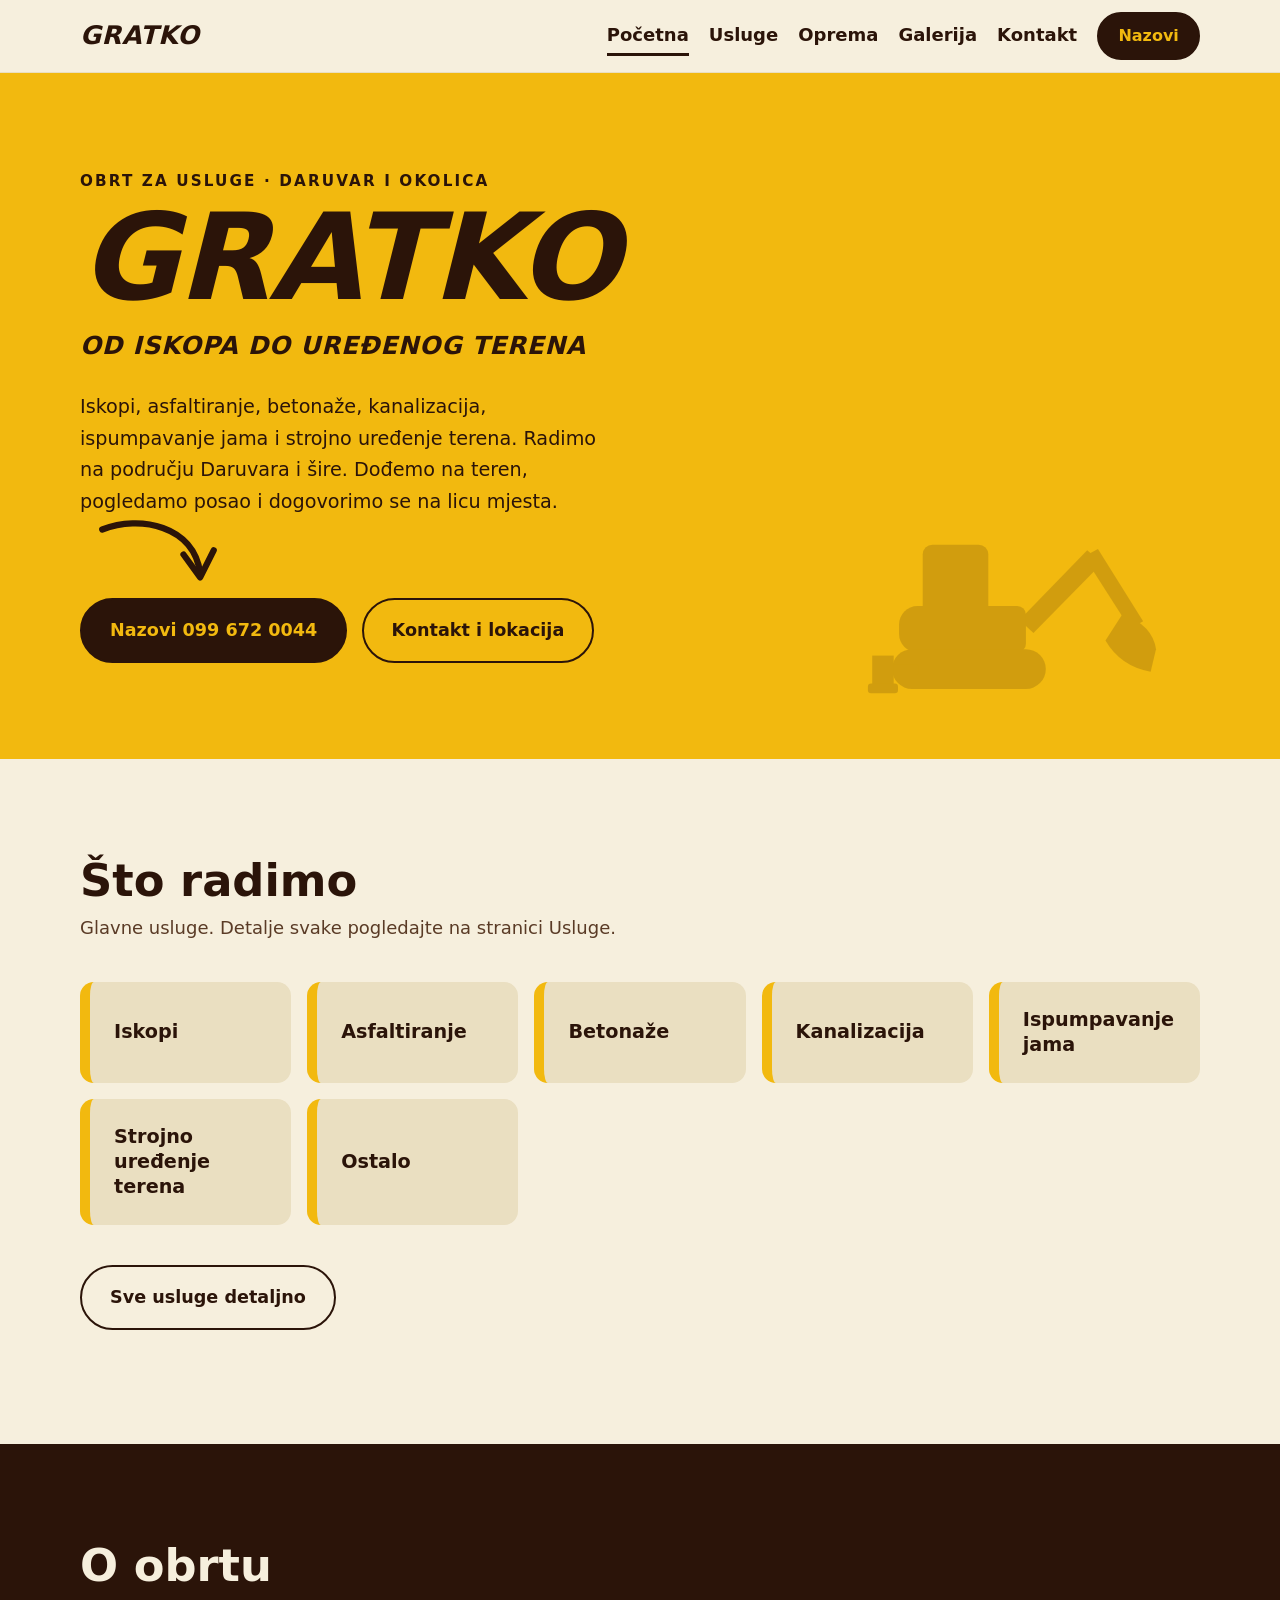
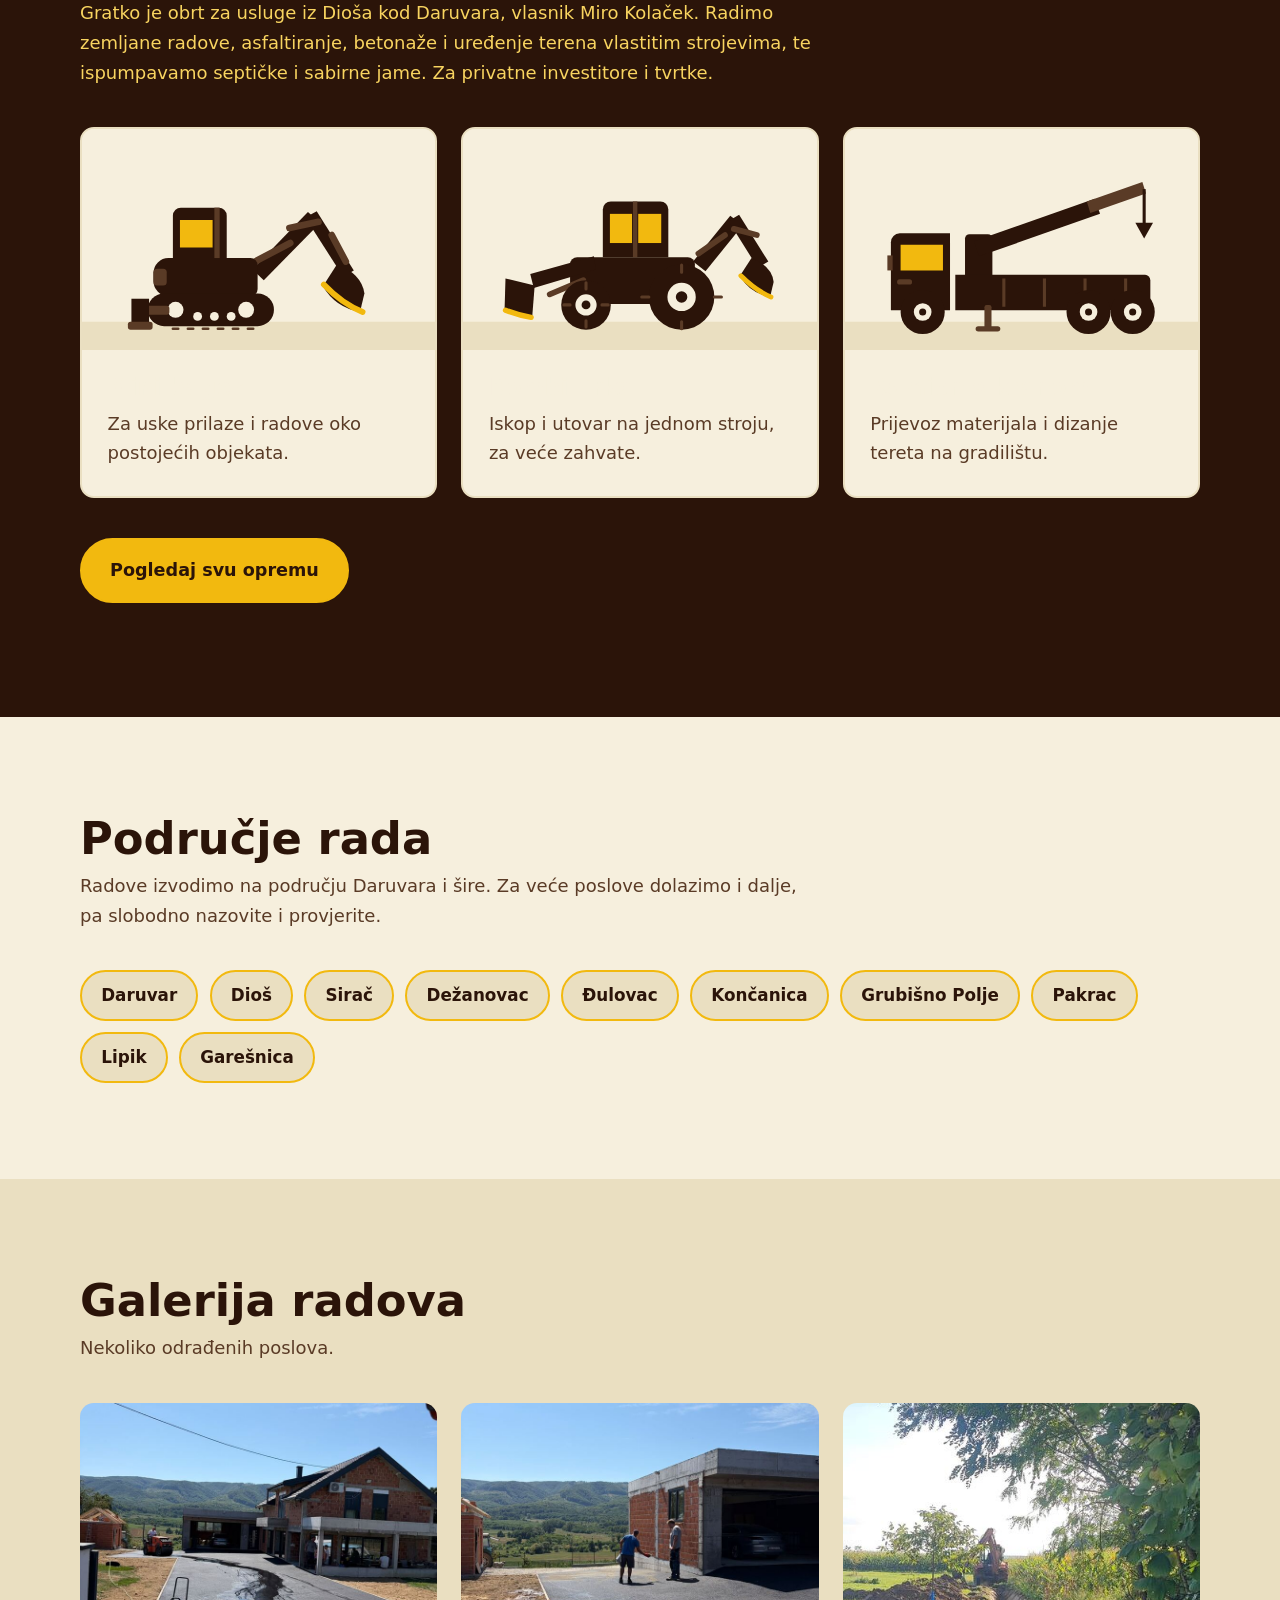
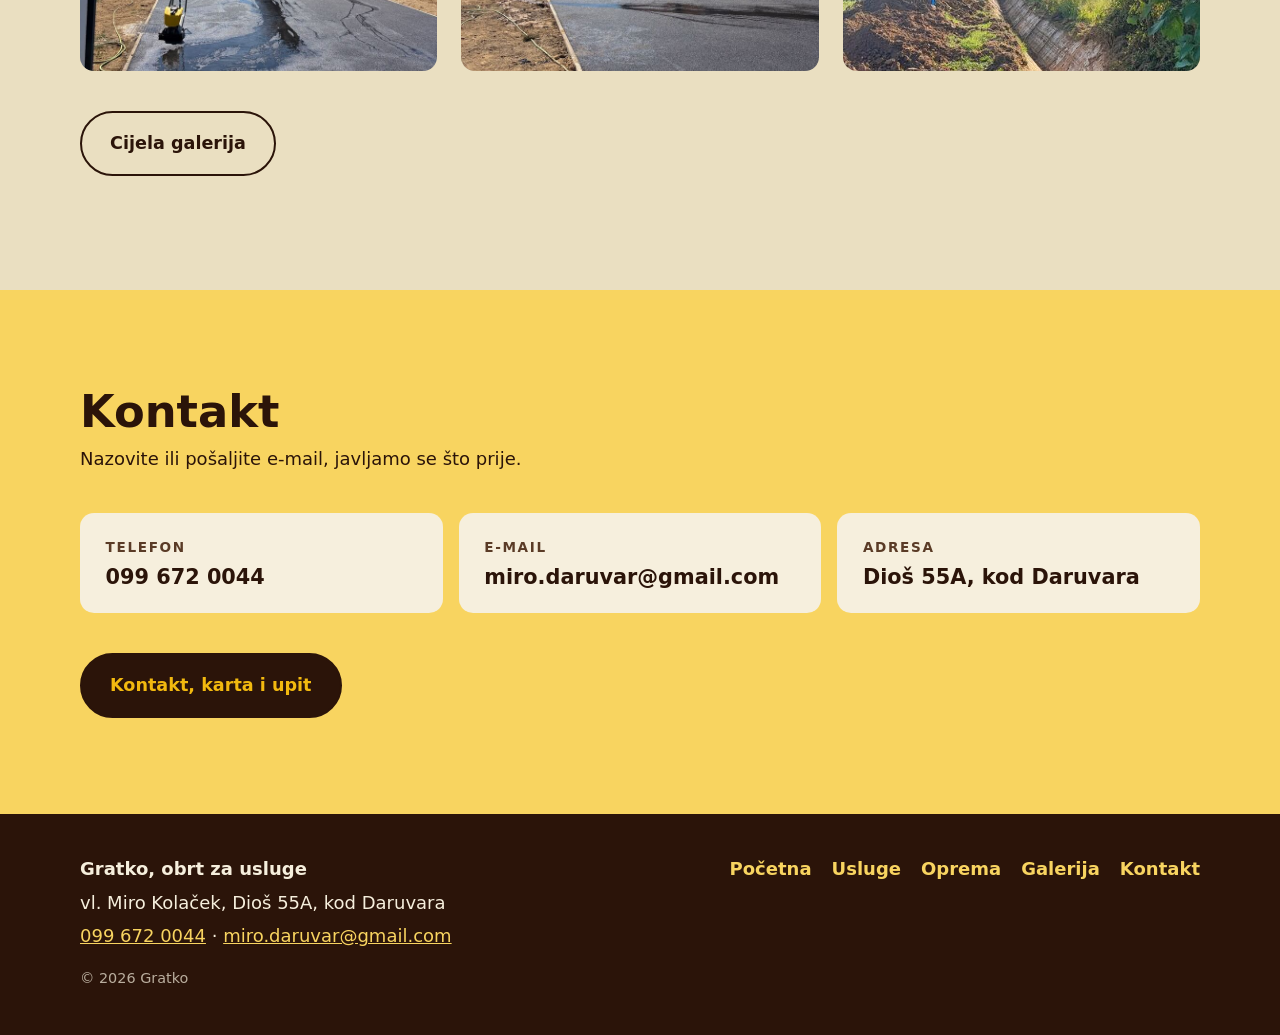
<file: index.html>
<!doctype html>
<html lang="hr">
<head>
  <meta charset="utf-8">
  <meta name="viewport" content="width=device-width, initial-scale=1">

  <title>Iskopi i asfaltiranje Daruvar | Gratko, obrt za usluge</title>
  <meta name="description" content="Iskopi, asfaltiranje, betonaže, kanalizacija, ispumpavanje jama i uređenje terena, Daruvar i okolica. Gratko, obrt za usluge. Nazovite 099 672 0044.">
  <link rel="canonical" href="https://gratko.hr/">

  <meta name="theme-color" content="#F2B90F">
  <link rel="icon" href="slike/favicon.svg" type="image/svg+xml">

  <!-- Kako poveznica izgleda kad se dijeli na Facebooku, WhatsAppu, Viberu -->
  <meta property="og:type" content="website">
  <meta property="og:locale" content="hr_HR">
  <meta property="og:site_name" content="Gratko, obrt za usluge">
  <meta property="og:title" content="Iskopi i asfaltiranje Daruvar | Gratko, obrt za usluge">
  <meta property="og:description" content="Iskopi, asfaltiranje, betonaže, kanalizacija, ispumpavanje septičkih jama i strojno uređenje terena na području Daruvara i šire. Nazovite 099 672 0044.">
  <meta property="og:url" content="https://gratko.hr/">
  <meta property="og:image" content="https://gratko.hr/slike/og-slika.jpg">
  <meta property="og:image:width" content="1200">
  <meta property="og:image:height" content="630">
  <meta name="twitter:card" content="summary_large_image">

  <link rel="stylesheet" href="style.css">

  <!-- ============================================================
       Podaci o obrtu u obliku koji citaju trazilice.
       TODO Karlo: dopuni postanski broj i koordinate kad ih posaljes,
       te provjeri popis mjesta pod "areaServed".
       ============================================================ -->
  <script type="application/ld+json">
  {
    "@context": "https://schema.org",
    "@type": "GeneralContractor",
    "name": "Gratko, obrt za usluge",
    "alternateName": "Gratko",
    "description": "Obrt za usluge iz Dioša kod Daruvara. Iskopi, asfaltiranje, betonaže, kanalizacija, ispumpavanje septičkih jama i strojno uređenje terena.",
    "url": "https://gratko.hr/",
    "image": "https://gratko.hr/slike/og-slika.jpg",
    "telephone": "+385996720044",
    "email": "miro.daruvar@gmail.com",
    "founder": { "@type": "Person", "name": "Miro Kolaček" },
    "address": {
      "@type": "PostalAddress",
      "streetAddress": "Dioš 55A",
      "addressLocality": "Dioš",
      "addressRegion": "Bjelovarsko-bilogorska županija",
      "addressCountry": "HR"
    },
    "areaServed": [
      { "@type": "City", "name": "Daruvar" },
      { "@type": "Place", "name": "Dioš" },
      { "@type": "Place", "name": "Sirač" },
      { "@type": "Place", "name": "Dežanovac" },
      { "@type": "Place", "name": "Đulovac" },
      { "@type": "Place", "name": "Končanica" },
      { "@type": "Place", "name": "Grubišno Polje" },
      { "@type": "Place", "name": "Pakrac" },
      { "@type": "Place", "name": "Lipik" },
      { "@type": "Place", "name": "Garešnica" }
    ],
    "hasOfferCatalog": {
      "@type": "OfferCatalog",
      "name": "Usluge",
      "itemListElement": [
        { "@type": "Offer", "itemOffered": { "@type": "Service", "name": "Iskopi" } },
        { "@type": "Offer", "itemOffered": { "@type": "Service", "name": "Asfaltiranje" } },
        { "@type": "Offer", "itemOffered": { "@type": "Service", "name": "Betonaže" } },
        { "@type": "Offer", "itemOffered": { "@type": "Service", "name": "Kanalizacija" } },
        { "@type": "Offer", "itemOffered": { "@type": "Service", "name": "Ispumpavanje septičkih i sabirnih jama" } },
        { "@type": "Offer", "itemOffered": { "@type": "Service", "name": "Strojno uređenje terena" } }
      ]
    }
  }
  </script>
</head>
<body>

<a class="preskoci" href="#sadrzaj">Preskoči na sadržaj</a>

<header class="zaglavlje">
  <div class="okvir zaglavlje-red">
    <a class="logo" href="index.html">GRATKO</a>
    <nav class="izbornik" aria-label="Glavni izbornik">
      <a href="index.html" class="aktivno">Početna</a>
      <a href="usluge.html">Usluge</a>
      <a href="oprema.html">Oprema</a>
      <a href="galerija.html">Galerija</a>
      <a href="kontakt.html">Kontakt</a>
    </nav>
    <a class="gumb gumb-tamni gumb-mali" href="tel:+385996720044">Nazovi</a>
  </div>
</header>

<main id="sadrzaj">

  <!-- ====================== NASLOVNICA ====================== -->
  <section class="naslovnica">
    <img class="naslovnica-bager" src="slike/hero-bager.svg" alt="" aria-hidden="true">
    <div class="okvir naslovnica-sadrzaj">
      <p class="nadnaslov">Obrt za usluge &middot; Daruvar i okolica</p>
      <h1>GRATKO</h1>
      <!-- SLOGAN: zamijeni ako ti se neki drugi više svidi -->
      <p class="slogan">Od iskopa do uređenog terena</p>
      <p class="uvod">
        Iskopi, asfaltiranje, betonaže, kanalizacija, ispumpavanje jama
        i strojno uređenje terena. Radimo na području Daruvara i šire.
        Dođemo na teren, pogledamo posao i dogovorimo se na licu mjesta.
      </p>

      <div class="gumbi">
        <div class="nazovi-okvir">
          <svg class="strelica" viewBox="0 0 120 74" aria-hidden="true">
            <g fill="none" stroke="currentColor" stroke-width="6"
               stroke-linecap="round" stroke-linejoin="round">
              <path d="M6 12C42 -2 94 8 100 54"/>
              <path d="M84 36 100 58 113 32"/>
            </g>
          </svg>
          <a class="gumb gumb-tamni" href="tel:+385996720044">Nazovi 099 672 0044</a>
        </div>
        <a class="gumb gumb-svijetli" href="kontakt.html">Kontakt i lokacija</a>
      </div>
    </div>
  </section>

  <!-- ====================== USLUGE, NAGLASCI ====================== -->
  <section class="odjeljak">
    <div class="okvir">
      <h2>Što radimo</h2>
      <p class="podnaslov">Glavne usluge. Detalje svake pogledajte na stranici Usluge.</p>

      <ul class="naglasci">
        <li><a href="usluge.html#iskopi">Iskopi</a></li>
        <li><a href="usluge.html#asfaltiranje">Asfaltiranje</a></li>
        <li><a href="usluge.html#betonaze">Betonaže</a></li>
        <li><a href="usluge.html#kanalizacija">Kanalizacija</a></li>
        <li><a href="usluge.html#ispumpavanje">Ispumpavanje jama</a></li>
        <li><a href="usluge.html#uredenje-terena">Strojno uređenje terena</a></li>
        <li><a href="usluge.html#ostalo">Ostalo</a></li>
      </ul>

      <p class="dno-odjeljka">
        <a class="gumb gumb-svijetli" href="usluge.html">Sve usluge detaljno</a>
      </p>
    </div>
  </section>

  <!-- ====================== O OBRTU I OPREMA ====================== -->
  <section class="odjeljak odjeljak-tamni">
    <div class="okvir">
      <h2>O obrtu</h2>
      <!-- TODO Karlo: provjeri ovaj tekst i dopuni godinu pocetka rada -->
      <p class="podnaslov">
        Gratko je obrt za usluge iz Dioša kod Daruvara, vlasnik Miro Kolaček.
        Radimo zemljane radove, asfaltiranje, betonaže i uređenje terena
        vlastitim strojevima, te ispumpavamo septičke i sabirne jame.
        Za privatne investitore i tvrtke.
      </p>

      <div class="oprema-mreza">
        <article class="oprema-kartica">
          <img src="slike/mini-bager.svg" alt="Mini bager">
          <div class="oprema-tekst"><h3>Mini bager</h3>
            <p>Za uske prilaze i radove oko postojećih objekata.</p></div>
        </article>
        <article class="oprema-kartica">
          <img src="slike/kombinirka.svg" alt="Kombinirka">
          <div class="oprema-tekst"><h3>Kombinirka</h3>
            <p>Iskop i utovar na jednom stroju, za veće zahvate.</p></div>
        </article>
        <article class="oprema-kartica">
          <img src="slike/kamion-s-kranom.svg" alt="Kamion s kranom">
          <div class="oprema-tekst"><h3>Kamion s kranom</h3>
            <p>Prijevoz materijala i dizanje tereta na gradilištu.</p></div>
        </article>
      </div>

      <p class="dno-odjeljka">
        <a class="gumb gumb-zuti" href="oprema.html">Pogledaj svu opremu</a>
      </p>
    </div>
  </section>

  <!-- ====================== PODRUCJE RADA ====================== -->
  <section class="odjeljak" id="podrucje-rada">
    <div class="okvir">
      <h2>Područje rada</h2>
      <p class="podnaslov">
        Radove izvodimo na području Daruvara i šire. Za veće poslove
        dolazimo i dalje, pa slobodno nazovite i provjerite.
      </p>

      <!-- TODO Karlo: provjeri popis mjesta, izbaci ona gdje ne idete
           i dodaj ona koja nedostaju. Isti popis je i u podacima za
           trazilice na vrhu ove datoteke, pa promijeni na oba mjesta. -->
      <ul class="mjesta">
        <li>Daruvar</li>
        <li>Dioš</li>
        <li>Sirač</li>
        <li>Dežanovac</li>
        <li>Đulovac</li>
        <li>Končanica</li>
        <li>Grubišno Polje</li>
        <li>Pakrac</li>
        <li>Lipik</li>
        <li>Garešnica</li>
      </ul>
    </div>
  </section>

  <!-- ====================== GALERIJA, KRATKO ====================== -->
  <section class="odjeljak odjeljak-krema">
    <div class="okvir">
      <h2>Galerija radova</h2>
      <p class="podnaslov">Nekoliko odrađenih poslova.</p>

      <div class="galerija">
        <figure>
          <img src="slike/asfaltiranje-1.jpg" width="750" height="1000" loading="lazy"
               alt="Asfaltirani prilaz uz obiteljsku kuću, okolica Daruvara">
        </figure>
        <figure>
          <img src="slike/asfaltiranje-3.jpg" width="750" height="1000" loading="lazy"
               alt="Asfaltirani prolaz između kuće i garaže">
        </figure>
        <figure>
          <img src="slike/rov.jpg" width="450" height="1000" loading="lazy"
               alt="Strojno iskopan rov uz rub parcele">
        </figure>
      </div>

      <p class="dno-odjeljka">
        <a class="gumb gumb-svijetli" href="galerija.html">Cijela galerija</a>
      </p>
    </div>
  </section>

  <!-- ====================== KONTAKT, KRATKO ====================== -->
  <section class="odjeljak odjeljak-zuti">
    <div class="okvir">
      <h2>Kontakt</h2>
      <p class="podnaslov">Nazovite ili pošaljite e-mail, javljamo se što prije.</p>

      <div class="kontakt-sazetak">
        <a href="tel:+385996720044">
          <span class="kontakt-oznaka">Telefon</span>
          <span class="kontakt-vrijednost">099 672 0044</span>
        </a>
        <a href="mailto:miro.daruvar@gmail.com">
          <span class="kontakt-oznaka">E-mail</span>
          <span class="kontakt-vrijednost">miro.daruvar@gmail.com</span>
        </a>
        <a href="kontakt.html">
          <span class="kontakt-oznaka">Adresa</span>
          <span class="kontakt-vrijednost">Dioš 55A, kod Daruvara</span>
        </a>
      </div>

      <a class="gumb gumb-tamni" href="kontakt.html">Kontakt, karta i upit</a>
    </div>
  </section>

</main>

<footer class="podnozje">
  <div class="okvir podnozje-red">
    <div>
      <p><strong>Gratko, obrt za usluge</strong></p>
      <p>vl. Miro Kolaček, Dioš 55A, kod Daruvara</p>
      <p><a href="tel:+385996720044">099 672 0044</a> &middot;
         <a href="mailto:miro.daruvar@gmail.com">miro.daruvar@gmail.com</a></p>
      <p class="sitno">&copy; <span id="godina">2026</span> Gratko</p>
    </div>
    <nav class="podnozje-izbornik" aria-label="Izbornik u podnožju">
      <a href="index.html">Početna</a>
      <a href="usluge.html">Usluge</a>
      <a href="oprema.html">Oprema</a>
      <a href="galerija.html">Galerija</a>
      <a href="kontakt.html">Kontakt</a>
    </nav>
  </div>
</footer>

<script src="skripta.js"></script>
</body>
</html>
</file>
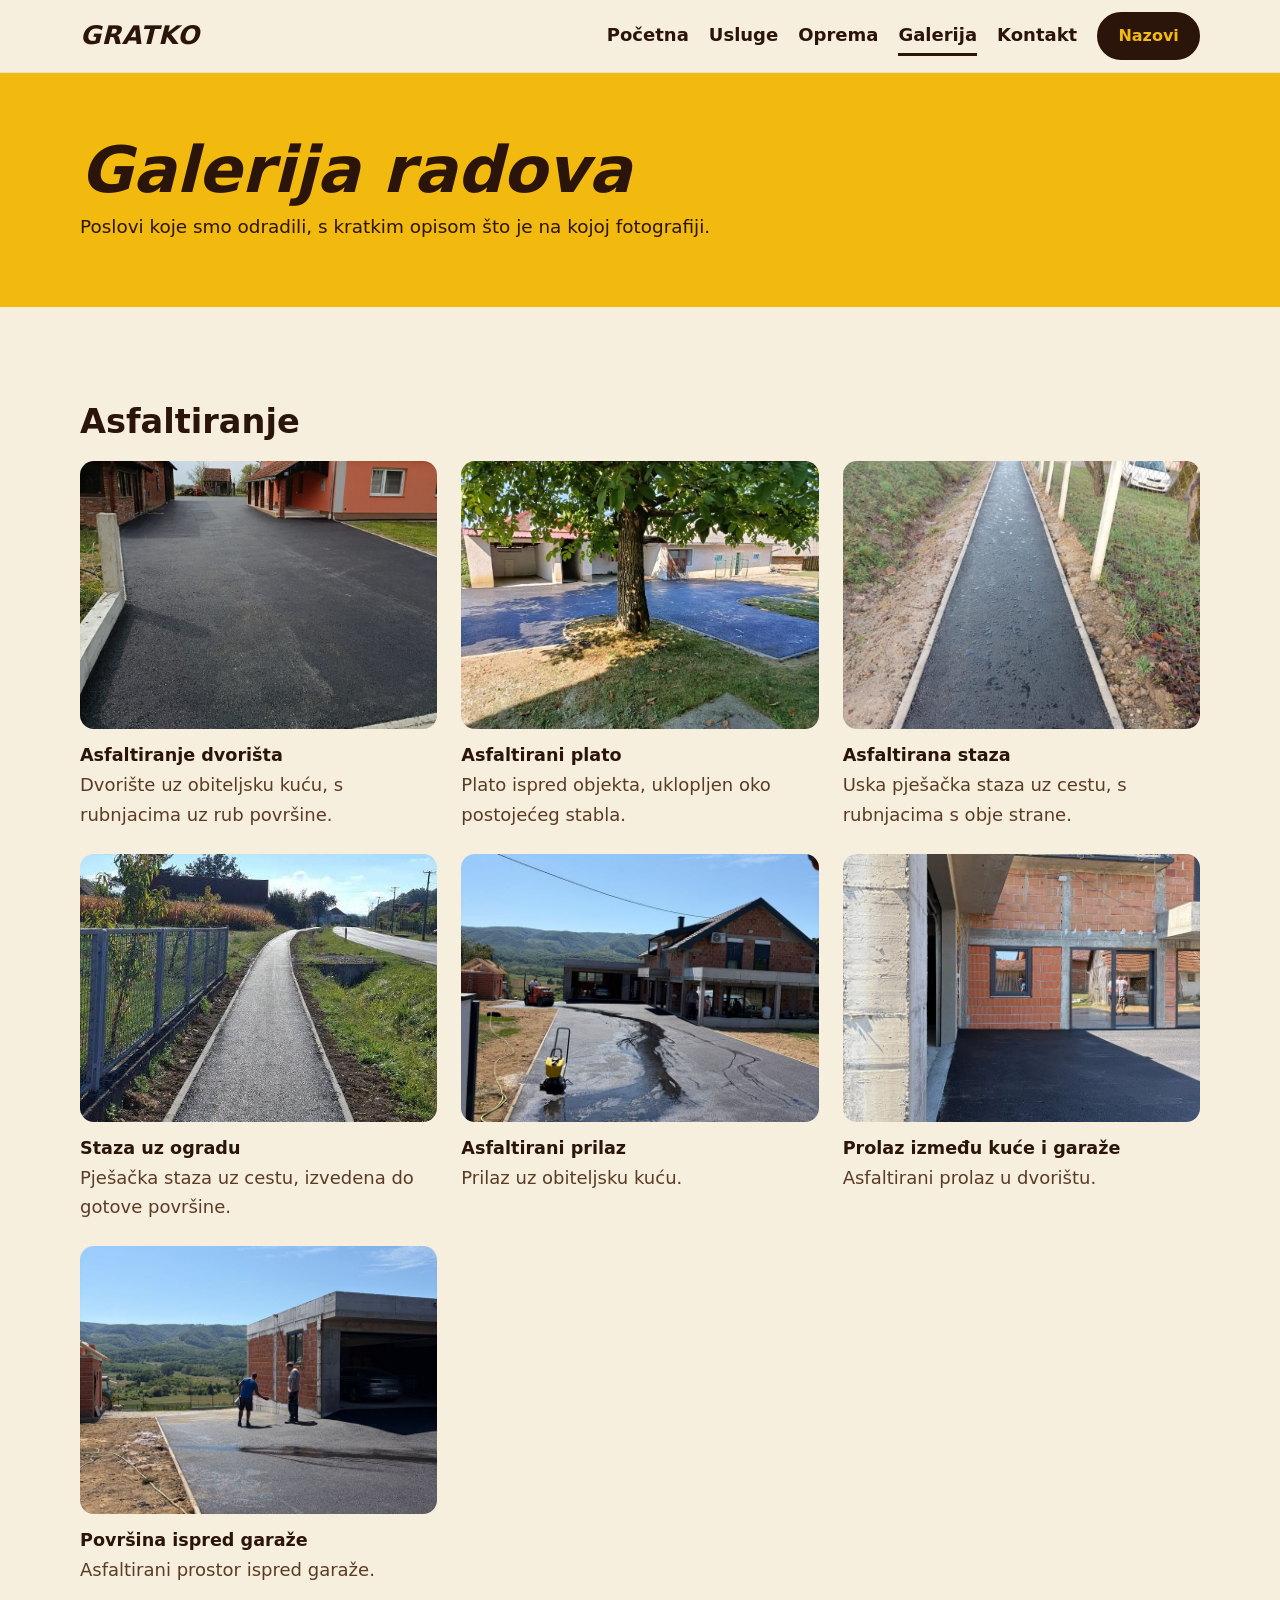
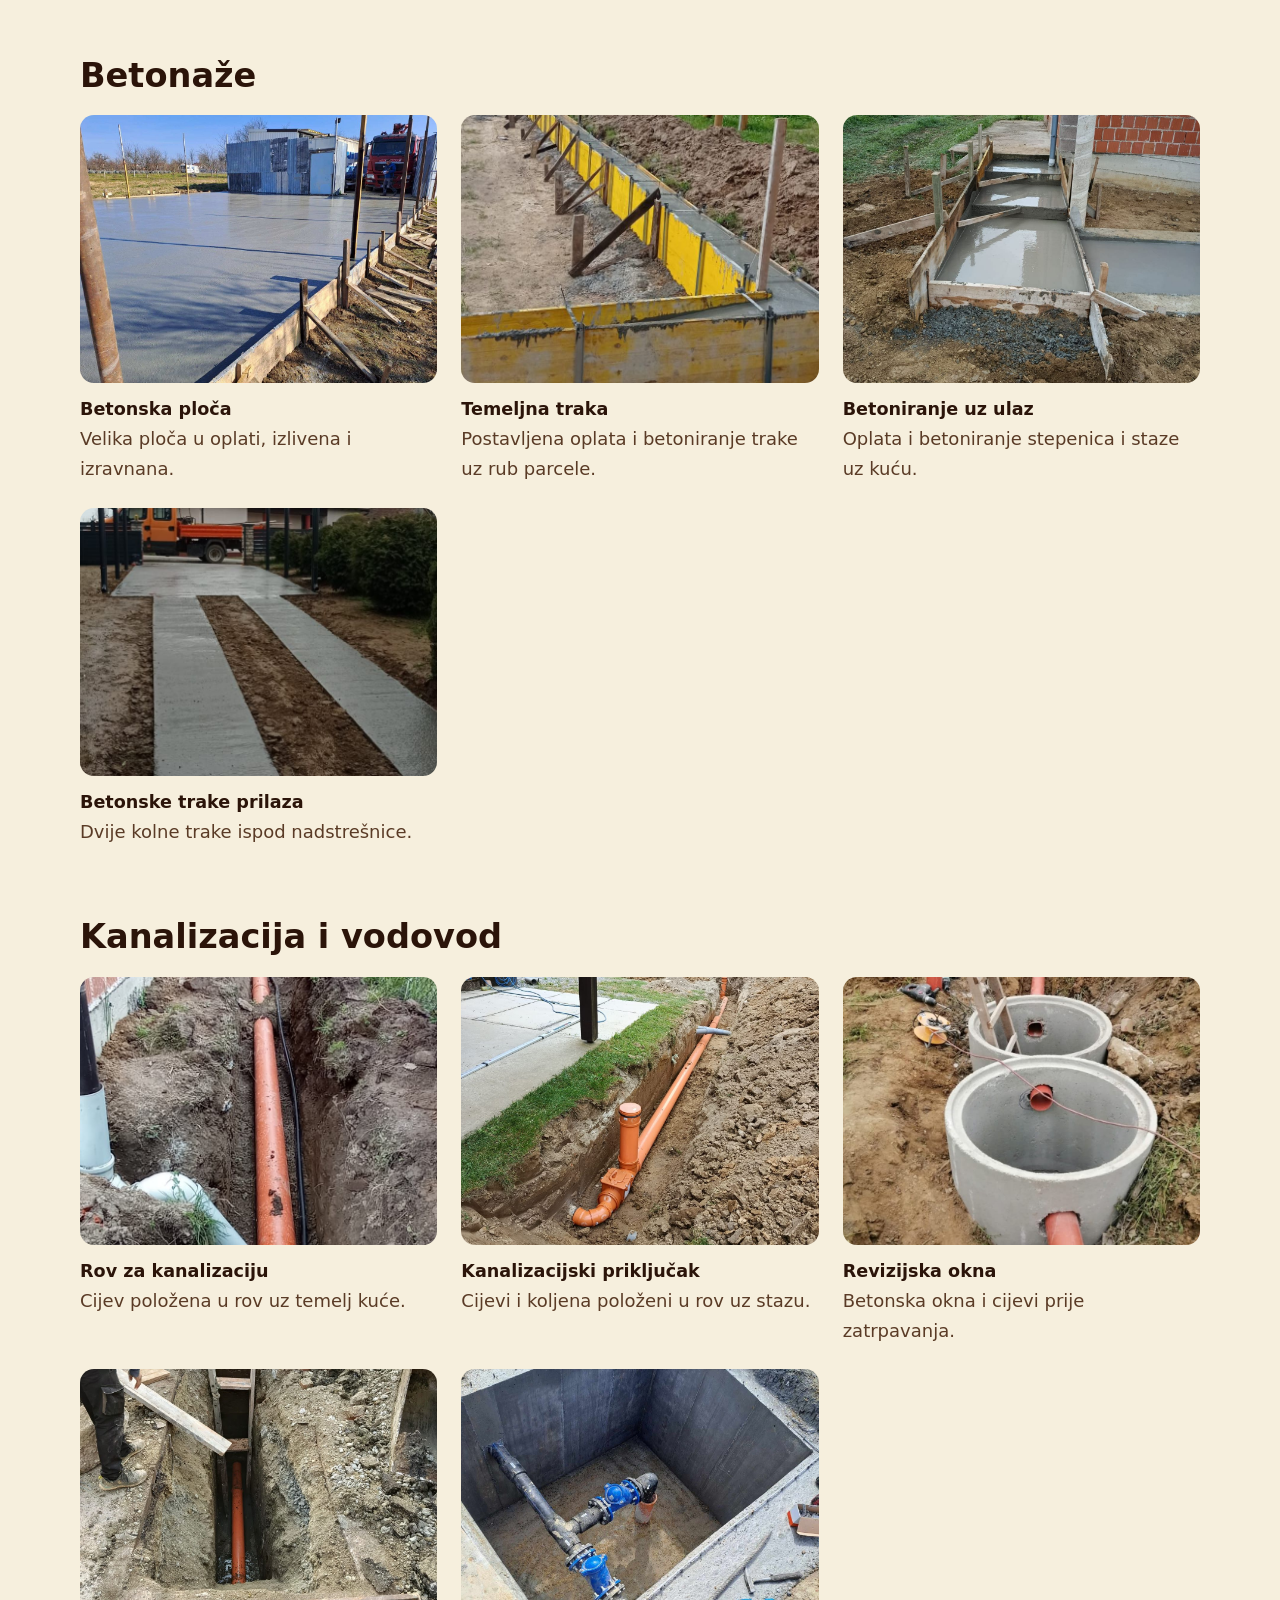
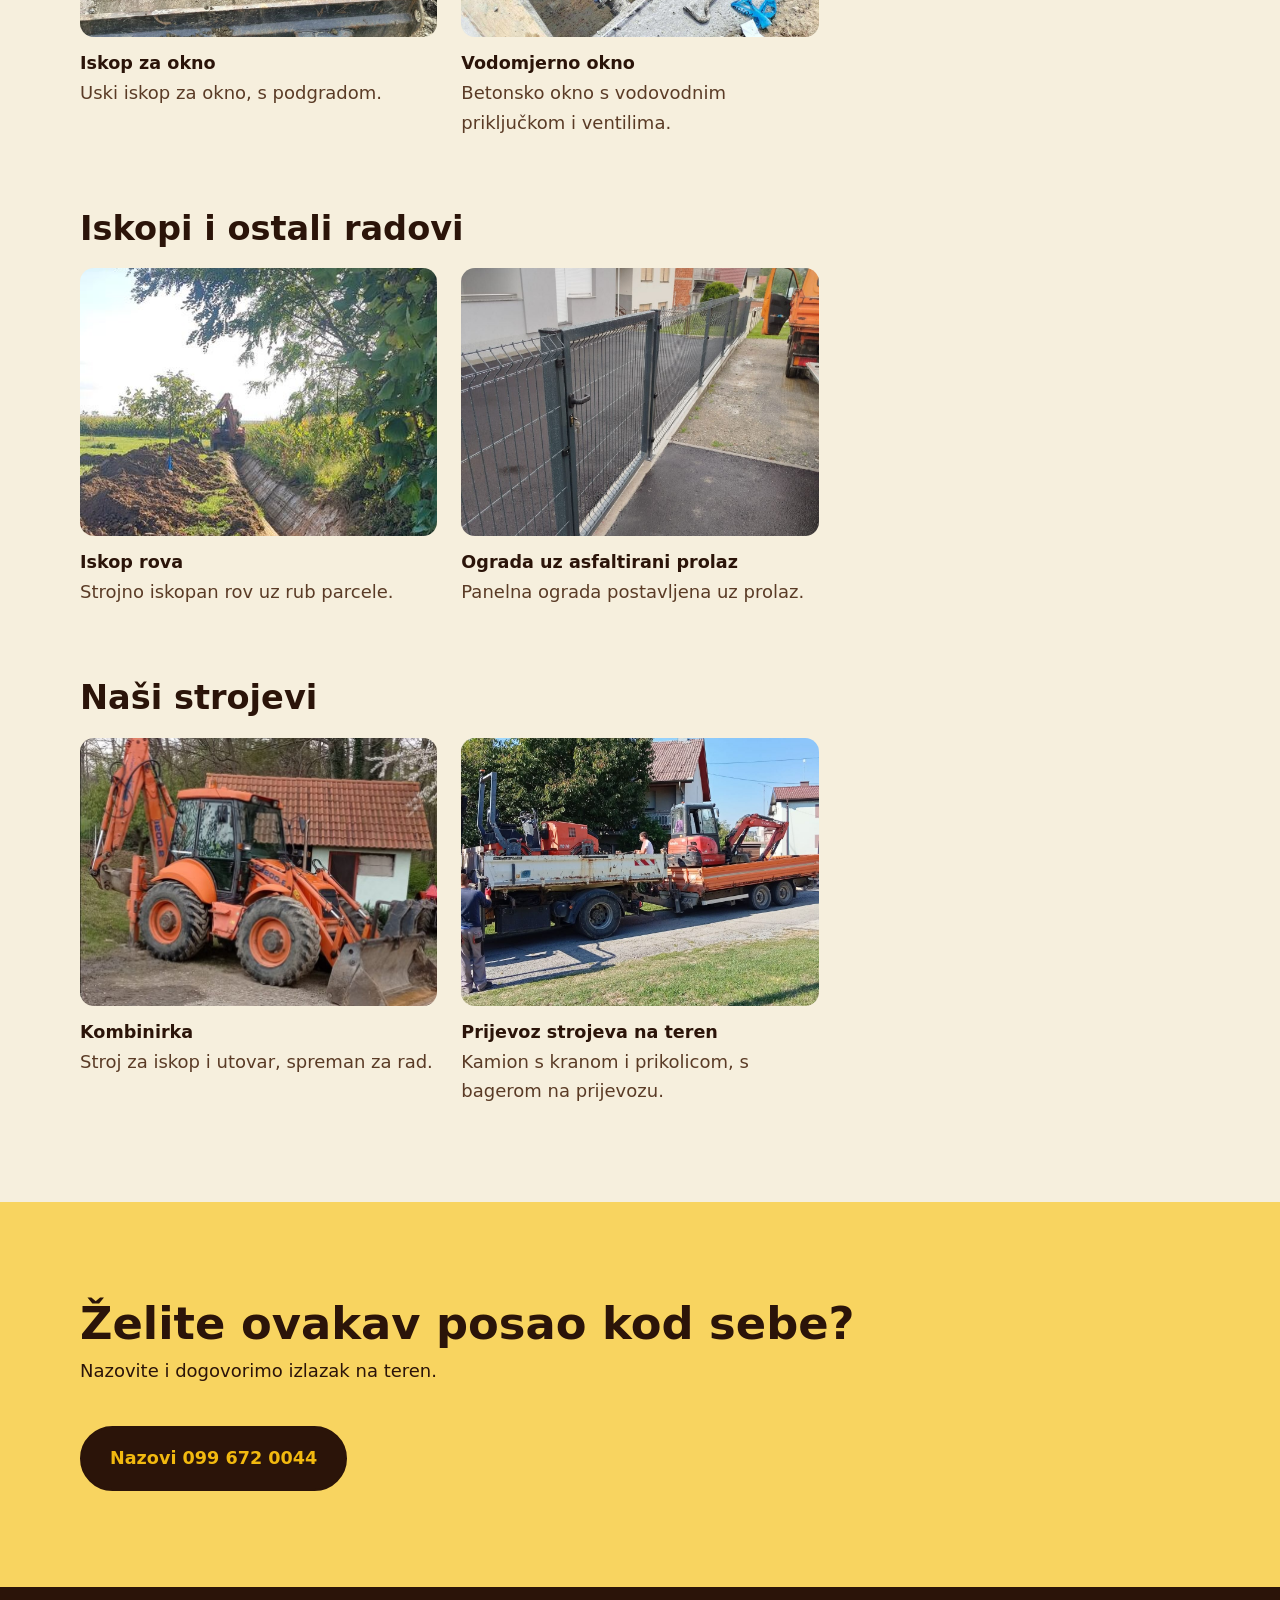
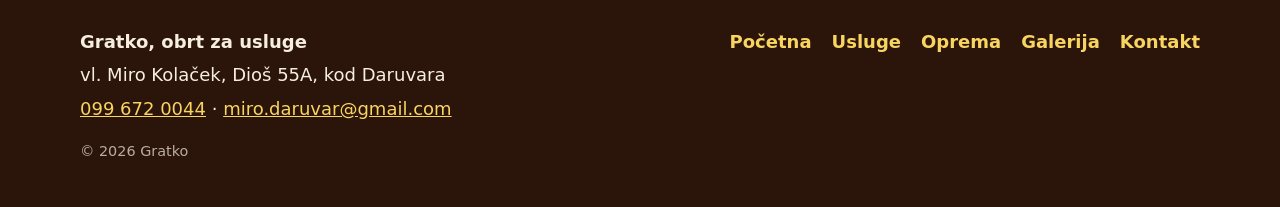
<file: galerija.html>
<!doctype html>
<html lang="hr">
<head>
  <meta charset="utf-8">
  <meta name="viewport" content="width=device-width, initial-scale=1">
  <title>Galerija radova | Gratko, obrt za usluge, Daruvar</title>
  <meta name="description" content="Fotografije odrađenih poslova: asfaltiranje, iskopi i uređenje terena na području Daruvara. Gratko, obrt za usluge, vl. Miro Kolaček.">
  <link rel="canonical" href="https://gratko.hr/galerija.html">

  <meta name="theme-color" content="#F2B90F">
  <link rel="icon" href="slike/favicon.svg" type="image/svg+xml">

  <meta property="og:type" content="website">
  <meta property="og:locale" content="hr_HR">
  <meta property="og:site_name" content="Gratko, obrt za usluge">
  <meta property="og:title" content="Galerija radova | Gratko, obrt za usluge, Daruvar">
  <meta property="og:description" content="Fotografije odrađenih poslova: asfaltiranje, iskopi i uređenje terena.">
  <meta property="og:url" content="https://gratko.hr/galerija.html">
  <meta property="og:image" content="https://gratko.hr/slike/og-slika.jpg">
  <meta property="og:image:width" content="1200">
  <meta property="og:image:height" content="630">
  <meta name="twitter:card" content="summary_large_image">

  <link rel="stylesheet" href="style.css">
</head>
<body>

<a class="preskoci" href="#sadrzaj">Preskoči na sadržaj</a>

<header class="zaglavlje">
  <div class="okvir zaglavlje-red">
    <a class="logo" href="index.html">GRATKO</a>
    <nav class="izbornik" aria-label="Glavni izbornik">
      <a href="index.html">Početna</a>
      <a href="usluge.html">Usluge</a>
      <a href="oprema.html">Oprema</a>
      <a href="galerija.html" class="aktivno">Galerija</a>
      <a href="kontakt.html">Kontakt</a>
    </nav>
    <a class="gumb gumb-tamni gumb-mali" href="tel:+385996720044">Nazovi</a>
  </div>
</header>

<main id="sadrzaj">

  <section class="zaglavlje-stranice">
    <div class="okvir">
      <h1>Galerija radova</h1>
      <p>Poslovi koje smo odradili, s kratkim opisom što je na kojoj fotografiji.</p>
    </div>
  </section>

  <section class="odjeljak">
    <div class="okvir">

      <!-- Fotografije su izrezane na 4:3. Novu dodaj tako da kopiras jedan
           <figure> blok i promijenis putanju, naslov i opis.
           TODO Karlo: provjeri naslove i opise, napisao sam ih prema
           onome sto se vidi na slici. -->

      <div class="skupina">
        <h2>Asfaltiranje</h2>
        <div class="galerija">
          <figure>
            <img src="slike/asfalt-dvoriste.jpg" width="921" height="691" loading="lazy"
                 alt="Asfaltiranje dvorišta: Dvorište uz obiteljsku kuću, s rubnjacima uz rub površine.">
            <figcaption><strong>Asfaltiranje dvorišta</strong>Dvorište uz obiteljsku kuću, s rubnjacima uz rub površine.</figcaption>
          </figure>
          <figure>
            <img src="slike/asfalt-plato.jpg" width="921" height="691" loading="lazy"
                 alt="Asfaltirani plato: Plato ispred objekta, uklopljen oko postojećeg stabla.">
            <figcaption><strong>Asfaltirani plato</strong>Plato ispred objekta, uklopljen oko postojećeg stabla.</figcaption>
          </figure>
          <figure>
            <img src="slike/asfalt-staza.jpg" width="921" height="691" loading="lazy"
                 alt="Asfaltirana staza: Uska pješačka staza uz cestu, s rubnjacima s obje strane.">
            <figcaption><strong>Asfaltirana staza</strong>Uska pješačka staza uz cestu, s rubnjacima s obje strane.</figcaption>
          </figure>
          <figure>
            <img src="slike/staza.jpg" width="480" height="360" loading="lazy"
                 alt="Staza uz ogradu: Pješačka staza uz cestu, izvedena do gotove površine.">
            <figcaption><strong>Staza uz ogradu</strong>Pješačka staza uz cestu, izvedena do gotove površine.</figcaption>
          </figure>
          <figure>
            <img src="slike/asfaltiranje-1.jpg" width="750" height="1000" loading="lazy"
                 alt="Asfaltirani prilaz: Prilaz uz obiteljsku kuću.">
            <figcaption><strong>Asfaltirani prilaz</strong>Prilaz uz obiteljsku kuću.</figcaption>
          </figure>
          <figure>
            <img src="slike/asfaltiranje-2.jpg" width="750" height="1000" loading="lazy"
                 alt="Prolaz između kuće i garaže: Asfaltirani prolaz u dvorištu.">
            <figcaption><strong>Prolaz između kuće i garaže</strong>Asfaltirani prolaz u dvorištu.</figcaption>
          </figure>
          <figure>
            <img src="slike/asfaltiranje-3.jpg" width="750" height="1000" loading="lazy"
                 alt="Površina ispred garaže: Asfaltirani prostor ispred garaže.">
            <figcaption><strong>Površina ispred garaže</strong>Asfaltirani prostor ispred garaže.</figcaption>
          </figure>
        </div>
      </div>

      <div class="skupina">
        <h2>Betonaže</h2>
        <div class="galerija">
          <figure>
            <img src="slike/betoniranje-ploca.jpg" width="1200" height="900" loading="lazy"
                 alt="Betonska ploča: Velika ploča u oplati, izlivena i izravnana.">
            <figcaption><strong>Betonska ploča</strong>Velika ploča u oplati, izlivena i izravnana.</figcaption>
          </figure>
          <figure>
            <img src="slike/betoniranje-temelj.jpg" width="738" height="554" loading="lazy"
                 alt="Temeljna traka: Postavljena oplata i betoniranje trake uz rub parcele.">
            <figcaption><strong>Temeljna traka</strong>Postavljena oplata i betoniranje trake uz rub parcele.</figcaption>
          </figure>
          <figure>
            <img src="slike/betoniranje-stepenice.jpg" width="1200" height="900" loading="lazy"
                 alt="Betoniranje uz ulaz: Oplata i betoniranje stepenica i staze uz kuću.">
            <figcaption><strong>Betoniranje uz ulaz</strong>Oplata i betoniranje stepenica i staze uz kuću.</figcaption>
          </figure>
          <figure>
            <img src="slike/betoniranje-staze.jpg" width="720" height="540" loading="lazy"
                 alt="Betonske trake prilaza: Dvije kolne trake ispod nadstrešnice.">
            <figcaption><strong>Betonske trake prilaza</strong>Dvije kolne trake ispod nadstrešnice.</figcaption>
          </figure>
        </div>
      </div>

      <div class="skupina">
        <h2>Kanalizacija i vodovod</h2>
        <div class="galerija">
          <figure>
            <img src="slike/kanalizacija-rov.jpg" width="737" height="553" loading="lazy"
                 alt="Rov za kanalizaciju: Cijev položena u rov uz temelj kuće.">
            <figcaption><strong>Rov za kanalizaciju</strong>Cijev položena u rov uz temelj kuće.</figcaption>
          </figure>
          <figure>
            <img src="slike/kanalizacija-prikljucak.jpg" width="1200" height="900" loading="lazy"
                 alt="Kanalizacijski priključak: Cijevi i koljena položeni u rov uz stazu.">
            <figcaption><strong>Kanalizacijski priključak</strong>Cijevi i koljena položeni u rov uz stazu.</figcaption>
          </figure>
          <figure>
            <img src="slike/kanalizacija-revizijska-okna.jpg" width="921" height="691" loading="lazy"
                 alt="Revizijska okna: Betonska okna i cijevi prije zatrpavanja.">
            <figcaption><strong>Revizijska okna</strong>Betonska okna i cijevi prije zatrpavanja.</figcaption>
          </figure>
          <figure>
            <img src="slike/kanalizacija-okno.jpg" width="1200" height="900" loading="lazy"
                 alt="Iskop za okno: Uski iskop za okno, s podgradom.">
            <figcaption><strong>Iskop za okno</strong>Uski iskop za okno, s podgradom.</figcaption>
          </figure>
          <figure>
            <img src="slike/vodovod-sahta.jpg" width="1200" height="900" loading="lazy"
                 alt="Vodomjerno okno: Betonsko okno s vodovodnim priključkom i ventilima.">
            <figcaption><strong>Vodomjerno okno</strong>Betonsko okno s vodovodnim priključkom i ventilima.</figcaption>
          </figure>
        </div>
      </div>

      <div class="skupina">
        <h2>Iskopi i ostali radovi</h2>
        <div class="galerija">
          <figure>
            <img src="slike/rov.jpg" width="450" height="1000" loading="lazy"
                 alt="Iskop rova: Strojno iskopan rov uz rub parcele.">
            <figcaption><strong>Iskop rova</strong>Strojno iskopan rov uz rub parcele.</figcaption>
          </figure>
          <figure>
            <img src="slike/ograda.jpg" width="1200" height="900" loading="lazy"
                 alt="Ograda uz asfaltirani prolaz: Panelna ograda postavljena uz prolaz.">
            <figcaption><strong>Ograda uz asfaltirani prolaz</strong>Panelna ograda postavljena uz prolaz.</figcaption>
          </figure>
        </div>
      </div>

      <div class="skupina">
        <h2>Naši strojevi</h2>
        <div class="galerija">
          <figure>
            <img src="slike/oprema-kombinirka.jpg" width="720" height="540" loading="lazy"
                 alt="Kombinirka: Stroj za iskop i utovar, spreman za rad.">
            <figcaption><strong>Kombinirka</strong>Stroj za iskop i utovar, spreman za rad.</figcaption>
          </figure>
          <figure>
            <img src="slike/oprema-kamion.jpg" width="1200" height="900" loading="lazy"
                 alt="Prijevoz strojeva na teren: Kamion s kranom i prikolicom, s bagerom na prijevozu.">
            <figcaption><strong>Prijevoz strojeva na teren</strong>Kamion s kranom i prikolicom, s bagerom na prijevozu.</figcaption>
          </figure>
        </div>
      </div>
    </div>
  </section>

  <section class="odjeljak odjeljak-zuti">
    <div class="okvir">
      <h2>Želite ovakav posao kod sebe?</h2>
      <p class="podnaslov">Nazovite i dogovorimo izlazak na teren.</p>
      <a class="gumb gumb-tamni" href="tel:+385996720044">Nazovi 099 672 0044</a>
    </div>
  </section>

</main>

<footer class="podnozje">
  <div class="okvir podnozje-red">
    <div>
      <p><strong>Gratko, obrt za usluge</strong></p>
      <p>vl. Miro Kolaček, Dioš 55A, kod Daruvara</p>
      <p><a href="tel:+385996720044">099 672 0044</a> &middot;
         <a href="mailto:miro.daruvar@gmail.com">miro.daruvar@gmail.com</a></p>
      <p class="sitno">&copy; <span id="godina">2026</span> Gratko</p>
    </div>
    <nav class="podnozje-izbornik" aria-label="Izbornik u podnožju">
      <a href="index.html">Početna</a>
      <a href="usluge.html">Usluge</a>
      <a href="oprema.html">Oprema</a>
      <a href="galerija.html">Galerija</a>
      <a href="kontakt.html">Kontakt</a>
    </nav>
  </div>
</footer>

<script src="skripta.js"></script>
</body>
</html>
</file>
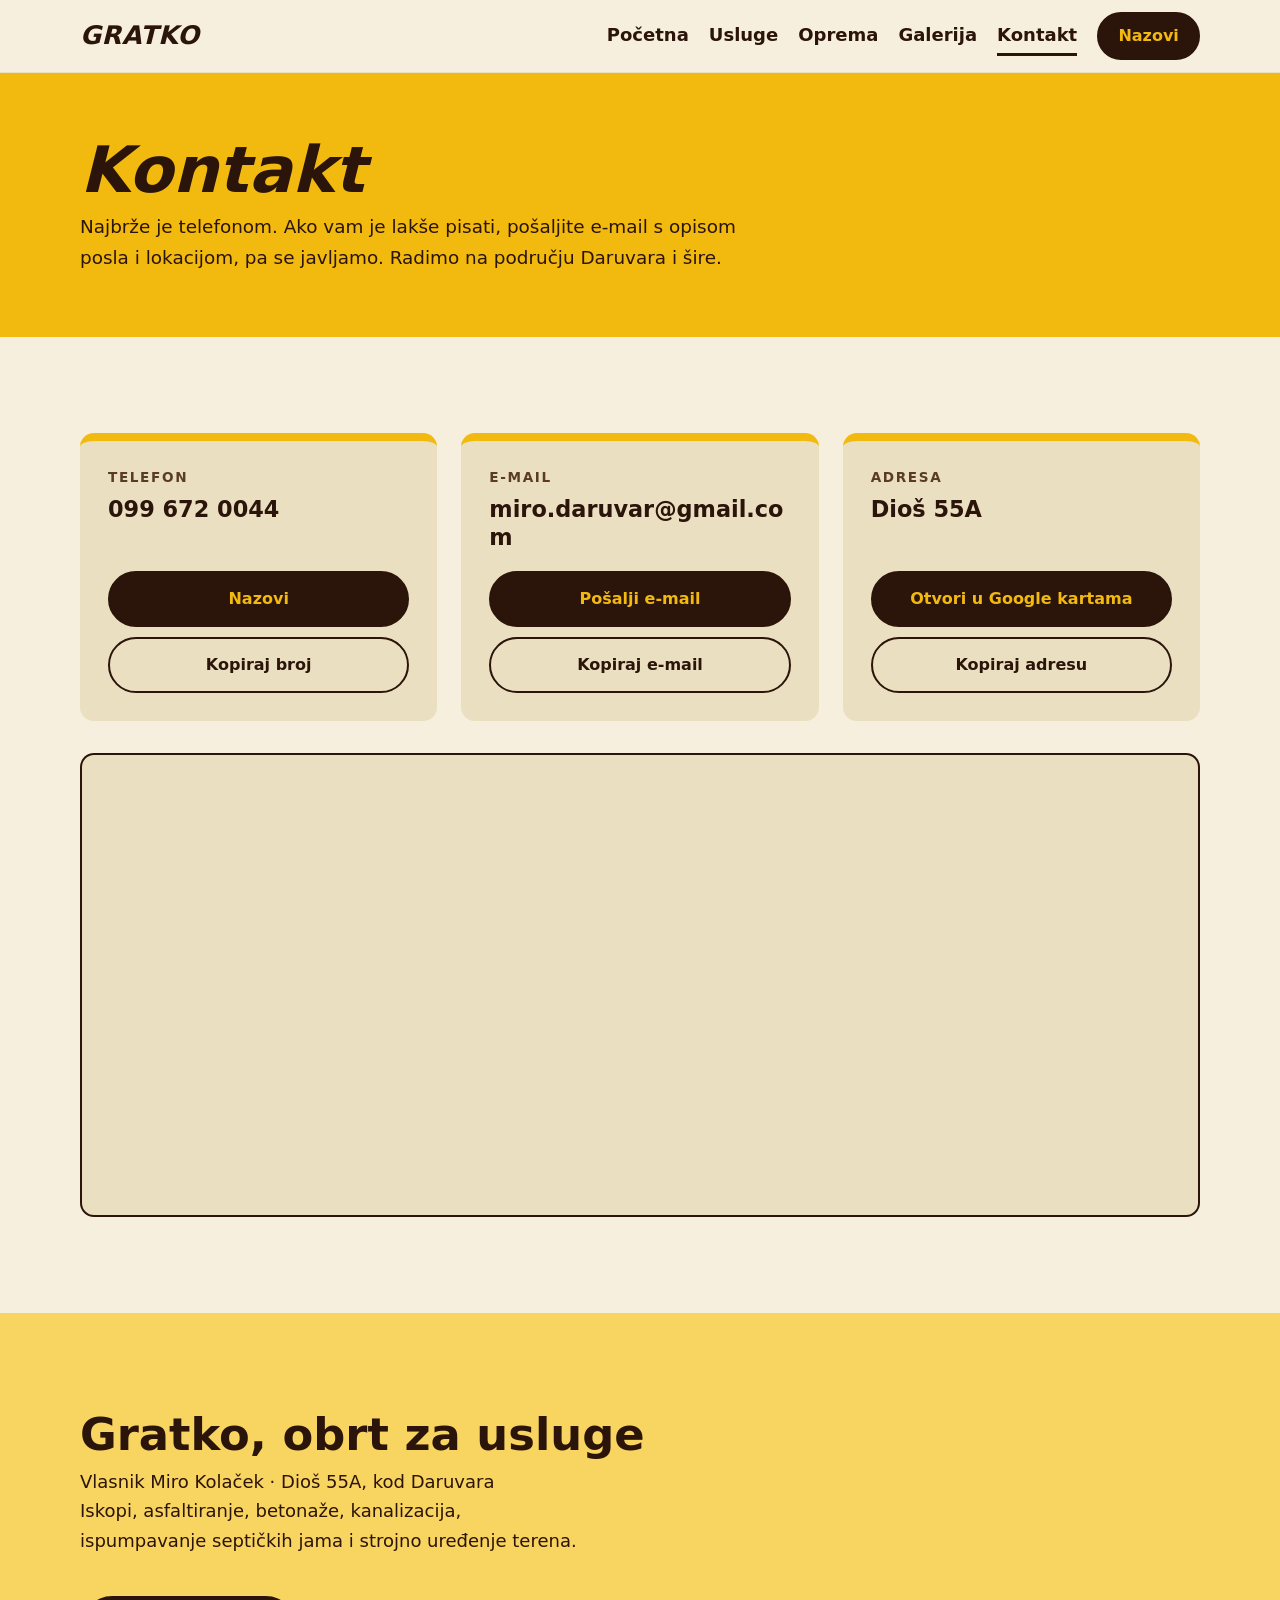
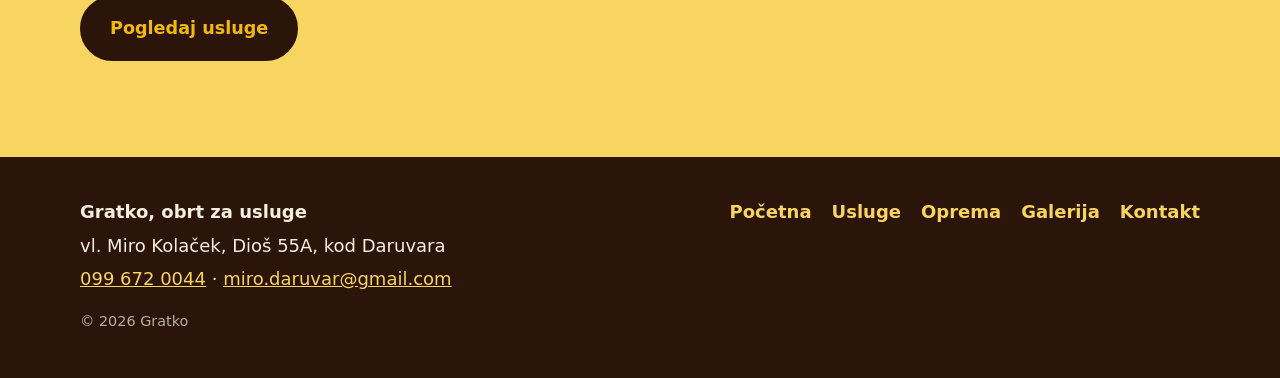
<file: kontakt.html>
<!doctype html>
<html lang="hr">
<head>
  <meta charset="utf-8">
  <meta name="viewport" content="width=device-width, initial-scale=1">
  <title>Kontakt | Gratko, obrt za usluge, Daruvar</title>
  <meta name="description" content="Telefon 099 672 0044, e-mail miro.daruvar@gmail.com, adresa Dioš 55A kod Daruvara. Gratko, obrt za usluge, vl. Miro Kolaček.">
  <link rel="canonical" href="https://gratko.hr/kontakt.html">

  <meta name="theme-color" content="#F2B90F">
  <link rel="icon" href="slike/favicon.svg" type="image/svg+xml">

  <meta property="og:type" content="website">
  <meta property="og:locale" content="hr_HR">
  <meta property="og:site_name" content="Gratko, obrt za usluge">
  <meta property="og:title" content="Kontakt | Gratko, obrt za usluge, Daruvar">
  <meta property="og:description" content="Telefon 099 672 0044, e-mail miro.daruvar@gmail.com, adresa Dioš 55A kod Daruvara.">
  <meta property="og:url" content="https://gratko.hr/kontakt.html">
  <meta property="og:image" content="https://gratko.hr/slike/og-slika.jpg">
  <meta property="og:image:width" content="1200">
  <meta property="og:image:height" content="630">
  <meta name="twitter:card" content="summary_large_image">

  <link rel="stylesheet" href="style.css">
</head>
<body>

<a class="preskoci" href="#sadrzaj">Preskoči na sadržaj</a>

<header class="zaglavlje">
  <div class="okvir zaglavlje-red">
    <a class="logo" href="index.html">GRATKO</a>
    <nav class="izbornik" aria-label="Glavni izbornik">
      <a href="index.html">Početna</a>
      <a href="usluge.html">Usluge</a>
      <a href="oprema.html">Oprema</a>
      <a href="galerija.html">Galerija</a>
      <a href="kontakt.html" class="aktivno">Kontakt</a>
    </nav>
    <a class="gumb gumb-tamni gumb-mali" href="tel:+385996720044">Nazovi</a>
  </div>
</header>

<main id="sadrzaj">

  <section class="zaglavlje-stranice">
    <div class="okvir">
      <h1>Kontakt</h1>
      <p>Najbrže je telefonom. Ako vam je lakše pisati, pošaljite e-mail
         s opisom posla i lokacijom, pa se javljamo. Radimo na području
         Daruvara i šire.</p>
    </div>
  </section>

  <section class="odjeljak">
    <div class="okvir">

      <div class="kontakt-mreza">

        <article class="kontakt-kartica">
          <span class="kontakt-oznaka">Telefon</span>
          <span class="kontakt-vrijednost">
            <a href="tel:+385996720044">099 672 0044</a>
          </span>
          <div class="kontakt-gumbi">
            <a class="gumb gumb-tamni" href="tel:+385996720044">Nazovi</a>
            <button class="gumb gumb-svijetli" type="button"
                    data-kopiraj="099 672 0044">Kopiraj broj</button>
          </div>
        </article>

        <article class="kontakt-kartica">
          <span class="kontakt-oznaka">E-mail</span>
          <span class="kontakt-vrijednost">
            <a href="mailto:miro.daruvar@gmail.com">miro.daruvar@gmail.com</a>
          </span>
          <div class="kontakt-gumbi">
            <a class="gumb gumb-tamni"
               href="mailto:miro.daruvar@gmail.com?subject=Upit%20preko%20web%20stranice">Pošalji e-mail</a>
            <button class="gumb gumb-svijetli" type="button"
                    data-kopiraj="miro.daruvar@gmail.com">Kopiraj e-mail</button>
          </div>
        </article>

        <article class="kontakt-kartica">
          <span class="kontakt-oznaka">Adresa</span>
          <span class="kontakt-vrijednost">Dioš 55A</span>
          <div class="kontakt-gumbi">
            <a class="gumb gumb-tamni"
               href="https://www.google.com/maps/search/?api=1&amp;query=Dio%C5%A1%2055A%2C%20Hrvatska"
               target="_blank" rel="noopener">Otvori u Google kartama</a>
            <button class="gumb gumb-svijetli" type="button"
                    data-kopiraj="Dioš 55A">Kopiraj adresu</button>
          </div>
        </article>

      </div>

      <!-- TODO Karlo: provjeri pokazuje li karta tocno mjesto.
           Ako ne, posalji mi link s Google karata pa cu zamijeniti. -->
      <div class="karta">
        <iframe
          src="https://www.google.com/maps?q=Dio%C5%A1%2055A%2C%20Hrvatska&amp;output=embed"
          title="Lokacija obrta Gratko, Dioš 55A"
          loading="lazy"
          referrerpolicy="no-referrer-when-downgrade"
          allowfullscreen></iframe>
      </div>

    </div>
  </section>

  <section class="odjeljak odjeljak-zuti">
    <div class="okvir">
      <h2>Gratko, obrt za usluge</h2>
      <p class="podnaslov">
        Vlasnik Miro Kolaček &middot; Dioš 55A, kod Daruvara<br>
        Iskopi, asfaltiranje, betonaže, kanalizacija,<br>
        ispumpavanje septičkih jama i strojno uređenje terena.
      </p>
      <a class="gumb gumb-tamni" href="usluge.html">Pogledaj usluge</a>
    </div>
  </section>

</main>

<footer class="podnozje">
  <div class="okvir podnozje-red">
    <div>
      <p><strong>Gratko, obrt za usluge</strong></p>
      <p>vl. Miro Kolaček, Dioš 55A, kod Daruvara</p>
      <p><a href="tel:+385996720044">099 672 0044</a> &middot;
         <a href="mailto:miro.daruvar@gmail.com">miro.daruvar@gmail.com</a></p>
      <p class="sitno">&copy; <span id="godina">2026</span> Gratko</p>
    </div>
    <nav class="podnozje-izbornik" aria-label="Izbornik u podnožju">
      <a href="index.html">Početna</a>
      <a href="usluge.html">Usluge</a>
      <a href="oprema.html">Oprema</a>
      <a href="galerija.html">Galerija</a>
      <a href="kontakt.html">Kontakt</a>
    </nav>
  </div>
</footer>

<script src="skripta.js"></script>
</body>
</html>
</file>
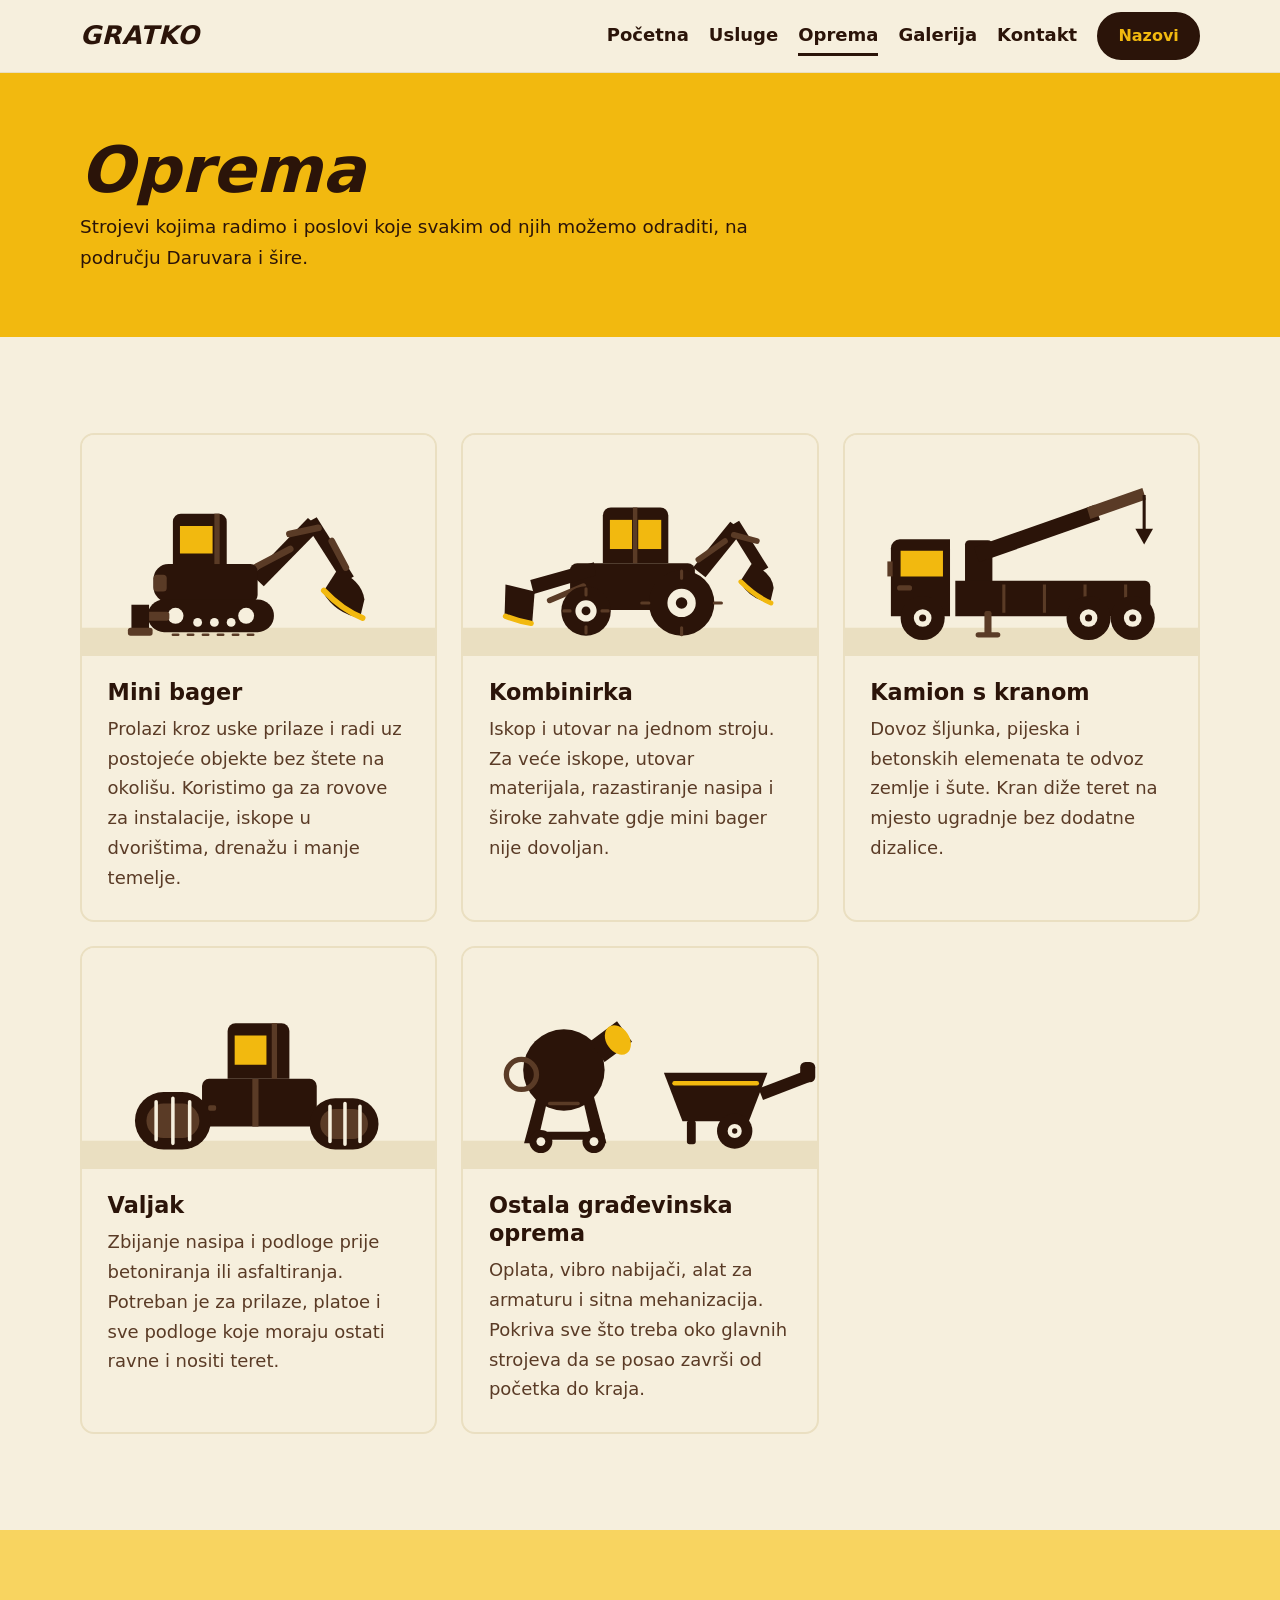
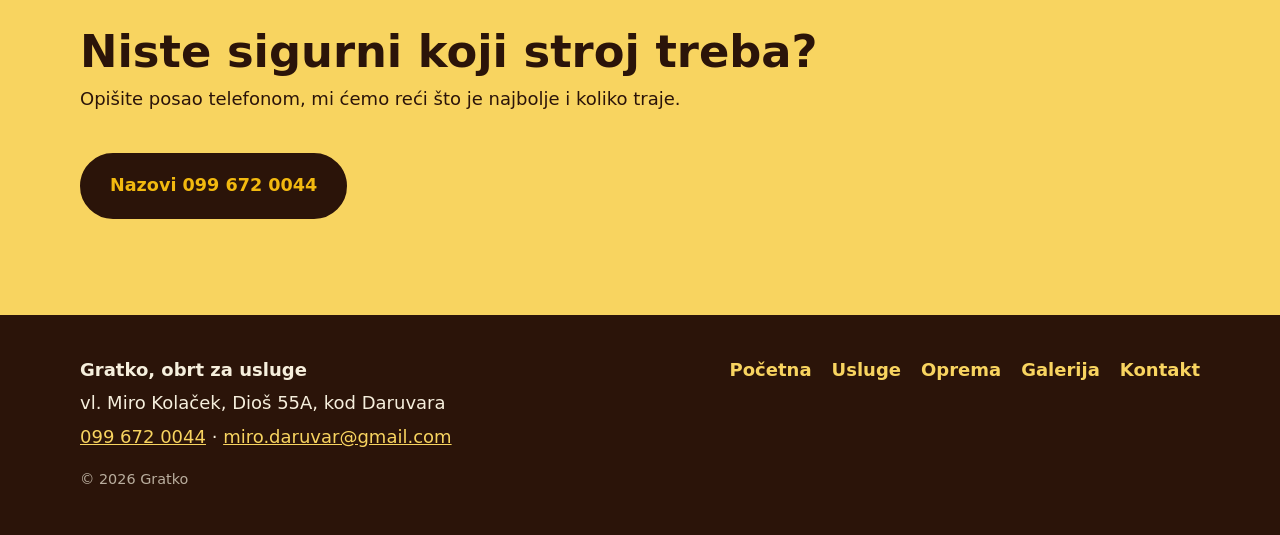
<file: oprema.html>
<!doctype html>
<html lang="hr">
<head>
  <meta charset="utf-8">
  <meta name="viewport" content="width=device-width, initial-scale=1">
  <title>Oprema i strojevi | Gratko, obrt za usluge, Daruvar</title>
  <meta name="description" content="Mini bager, kombinirka, kamion s kranom, valjak i ostala građevinska oprema. Gratko, obrt za usluge, Daruvar i okolica. 099 672 0044.">
  <link rel="canonical" href="https://gratko.hr/oprema.html">

  <meta name="theme-color" content="#F2B90F">
  <link rel="icon" href="slike/favicon.svg" type="image/svg+xml">

  <meta property="og:type" content="website">
  <meta property="og:locale" content="hr_HR">
  <meta property="og:site_name" content="Gratko, obrt za usluge">
  <meta property="og:title" content="Oprema i strojevi | Gratko, obrt za usluge, Daruvar">
  <meta property="og:description" content="Mini bager, kombinirka, kamion s kranom, valjak i ostala građevinska oprema.">
  <meta property="og:url" content="https://gratko.hr/oprema.html">
  <meta property="og:image" content="https://gratko.hr/slike/og-slika.jpg">
  <meta property="og:image:width" content="1200">
  <meta property="og:image:height" content="630">
  <meta name="twitter:card" content="summary_large_image">

  <link rel="stylesheet" href="style.css">
</head>
<body>

<a class="preskoci" href="#sadrzaj">Preskoči na sadržaj</a>

<header class="zaglavlje">
  <div class="okvir zaglavlje-red">
    <a class="logo" href="index.html">GRATKO</a>
    <nav class="izbornik" aria-label="Glavni izbornik">
      <a href="index.html">Početna</a>
      <a href="usluge.html">Usluge</a>
      <a href="oprema.html" class="aktivno">Oprema</a>
      <a href="galerija.html">Galerija</a>
      <a href="kontakt.html">Kontakt</a>
    </nav>
    <a class="gumb gumb-tamni gumb-mali" href="tel:+385996720044">Nazovi</a>
  </div>
</header>

<main id="sadrzaj">

  <section class="zaglavlje-stranice">
    <div class="okvir">
      <h1>Oprema</h1>
      <p>Strojevi kojima radimo i poslovi koje svakim od njih možemo odraditi,
         na području Daruvara i šire.</p>
    </div>
  </section>

  <!-- ========================================================
       TODO Karlo: provjeri modele i opise.
       Kad nabavis fotografije strojeva, zamijeni
       src="slike/mini-bager.svg" sa src="slike/mini-bager.jpg"
       ======================================================== -->

  <section class="odjeljak">
    <div class="okvir">
      <div class="oprema-mreza">

        <article class="oprema-kartica">
          <img src="slike/mini-bager.svg" alt="Mini bager">
          <div class="oprema-tekst">
            <h2>Mini bager</h2>
            <p>Prolazi kroz uske prilaze i radi uz postojeće objekte bez štete
               na okolišu. Koristimo ga za rovove za instalacije, iskope u
               dvorištima, drenažu i manje temelje.</p>
          </div>
        </article>

        <article class="oprema-kartica">
          <img src="slike/kombinirka.svg" alt="Kombinirka">
          <div class="oprema-tekst">
            <h2>Kombinirka</h2>
            <p>Iskop i utovar na jednom stroju. Za veće iskope, utovar materijala,
               razastiranje nasipa i široke zahvate gdje mini bager nije dovoljan.</p>
          </div>
        </article>

        <article class="oprema-kartica">
          <img src="slike/kamion-s-kranom.svg" alt="Kamion s kranom">
          <div class="oprema-tekst">
            <h2>Kamion s kranom</h2>
            <p>Dovoz šljunka, pijeska i betonskih elemenata te odvoz zemlje i šute.
               Kran diže teret na mjesto ugradnje bez dodatne dizalice.</p>
          </div>
        </article>

        <article class="oprema-kartica">
          <img src="slike/valjak.svg" alt="Valjak">
          <div class="oprema-tekst">
            <h2>Valjak</h2>
            <p>Zbijanje nasipa i podloge prije betoniranja ili asfaltiranja.
               Potreban je za prilaze, platoe i sve podloge koje moraju ostati
               ravne i nositi teret.</p>
          </div>
        </article>

        <article class="oprema-kartica">
          <img src="slike/oprema-ostalo.svg" alt="Ostala građevinska oprema">
          <div class="oprema-tekst">
            <h2>Ostala građevinska oprema</h2>
            <p>Oplata, vibro nabijači, alat za armaturu i sitna mehanizacija.
               Pokriva sve što treba oko glavnih strojeva da se posao završi
               od početka do kraja.</p>
          </div>
        </article>

      </div>
    </div>
  </section>

  <section class="odjeljak odjeljak-zuti">
    <div class="okvir">
      <h2>Niste sigurni koji stroj treba?</h2>
      <p class="podnaslov">Opišite posao telefonom, mi ćemo reći što je najbolje i koliko traje.</p>
      <a class="gumb gumb-tamni" href="tel:+385996720044">Nazovi 099 672 0044</a>
    </div>
  </section>

</main>

<footer class="podnozje">
  <div class="okvir podnozje-red">
    <div>
      <p><strong>Gratko, obrt za usluge</strong></p>
      <p>vl. Miro Kolaček, Dioš 55A, kod Daruvara</p>
      <p><a href="tel:+385996720044">099 672 0044</a> &middot;
         <a href="mailto:miro.daruvar@gmail.com">miro.daruvar@gmail.com</a></p>
      <p class="sitno">&copy; <span id="godina">2026</span> Gratko</p>
    </div>
    <nav class="podnozje-izbornik" aria-label="Izbornik u podnožju">
      <a href="index.html">Početna</a>
      <a href="usluge.html">Usluge</a>
      <a href="oprema.html">Oprema</a>
      <a href="galerija.html">Galerija</a>
      <a href="kontakt.html">Kontakt</a>
    </nav>
  </div>
</footer>

<script src="skripta.js"></script>
</body>
</html>
</file>
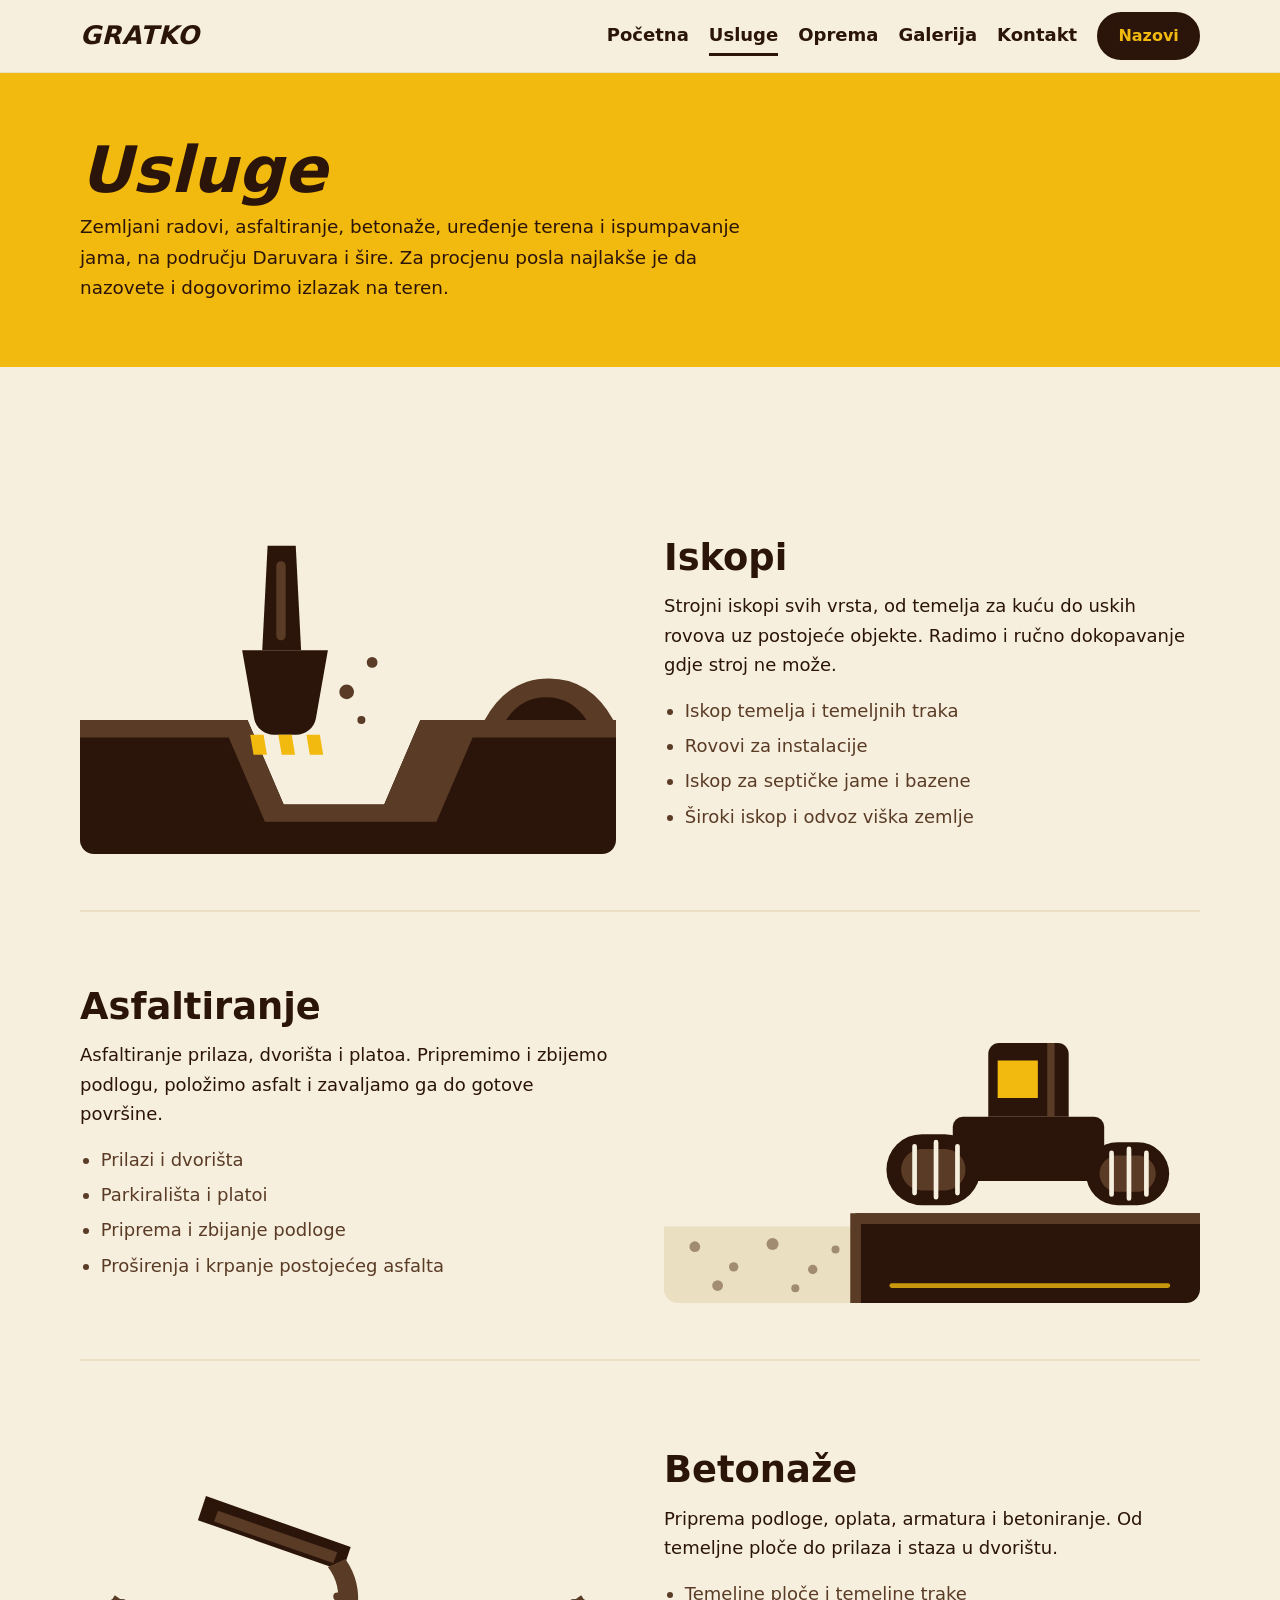
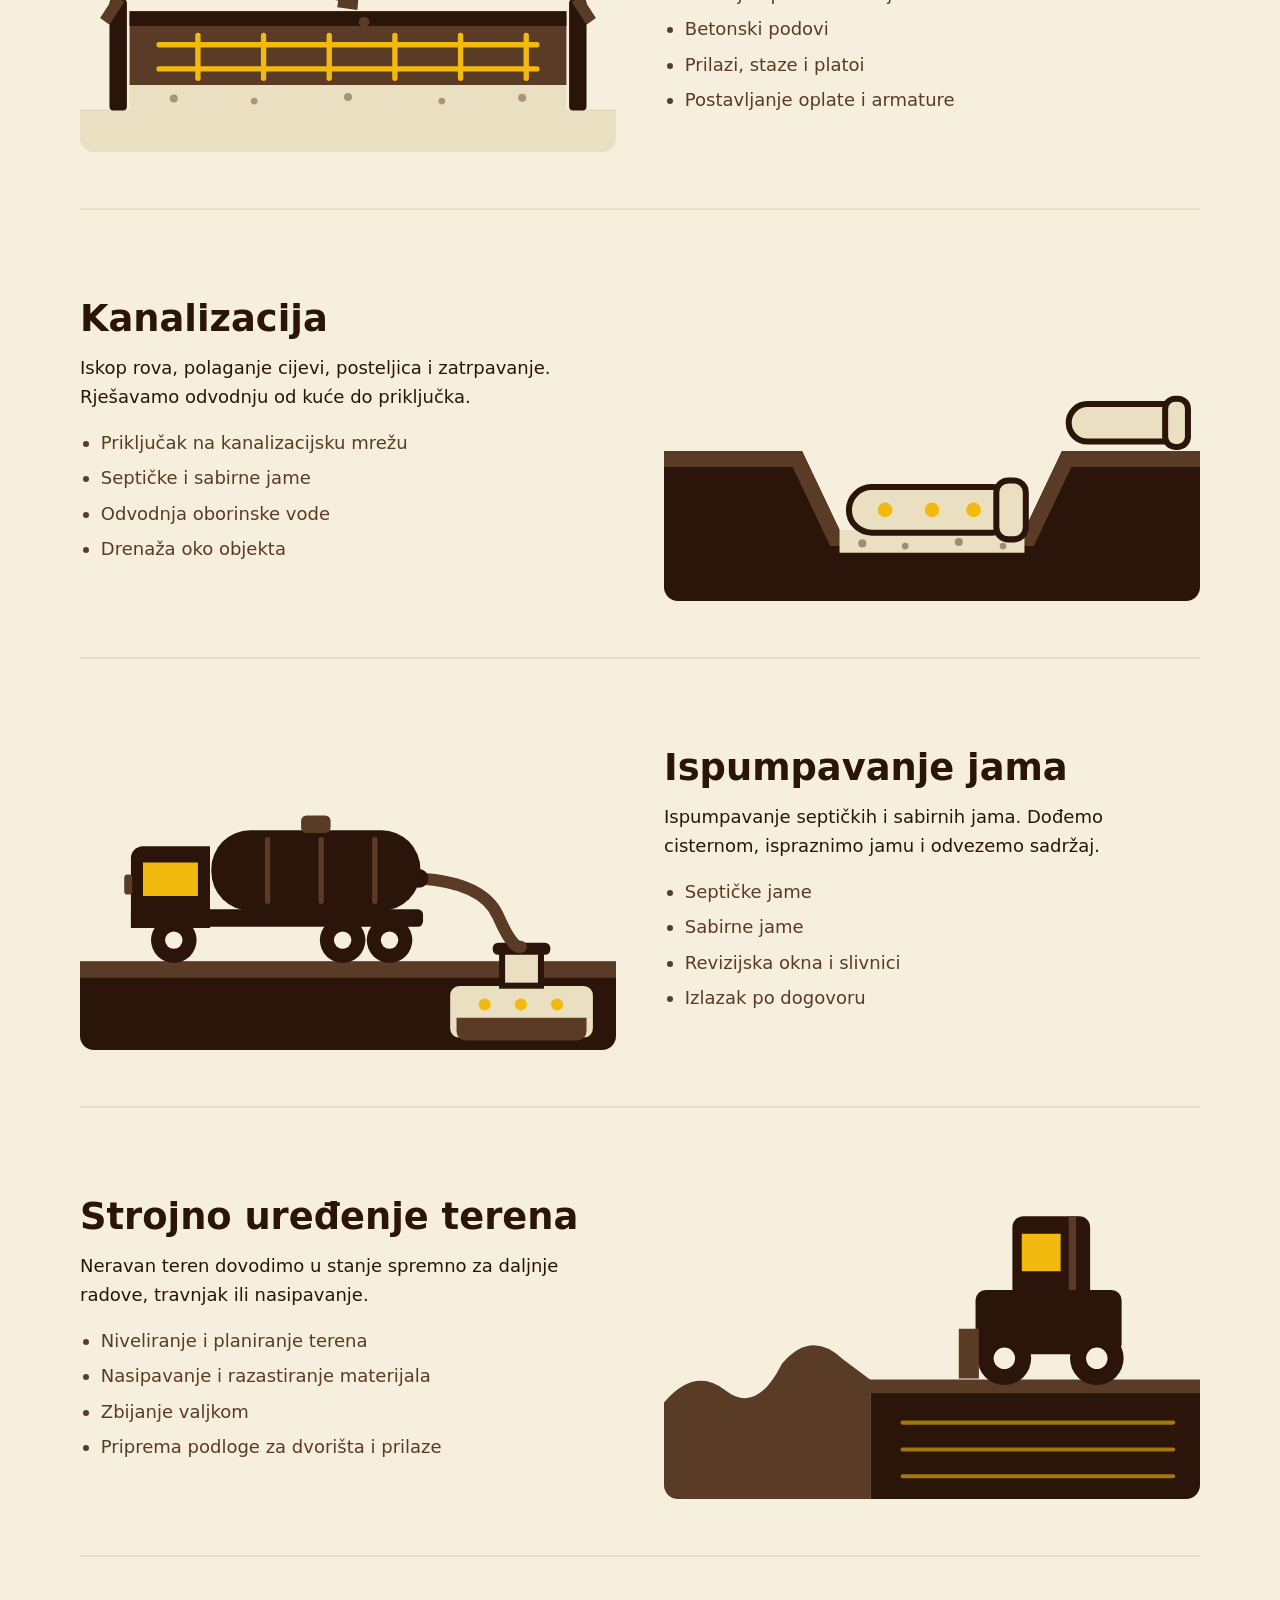
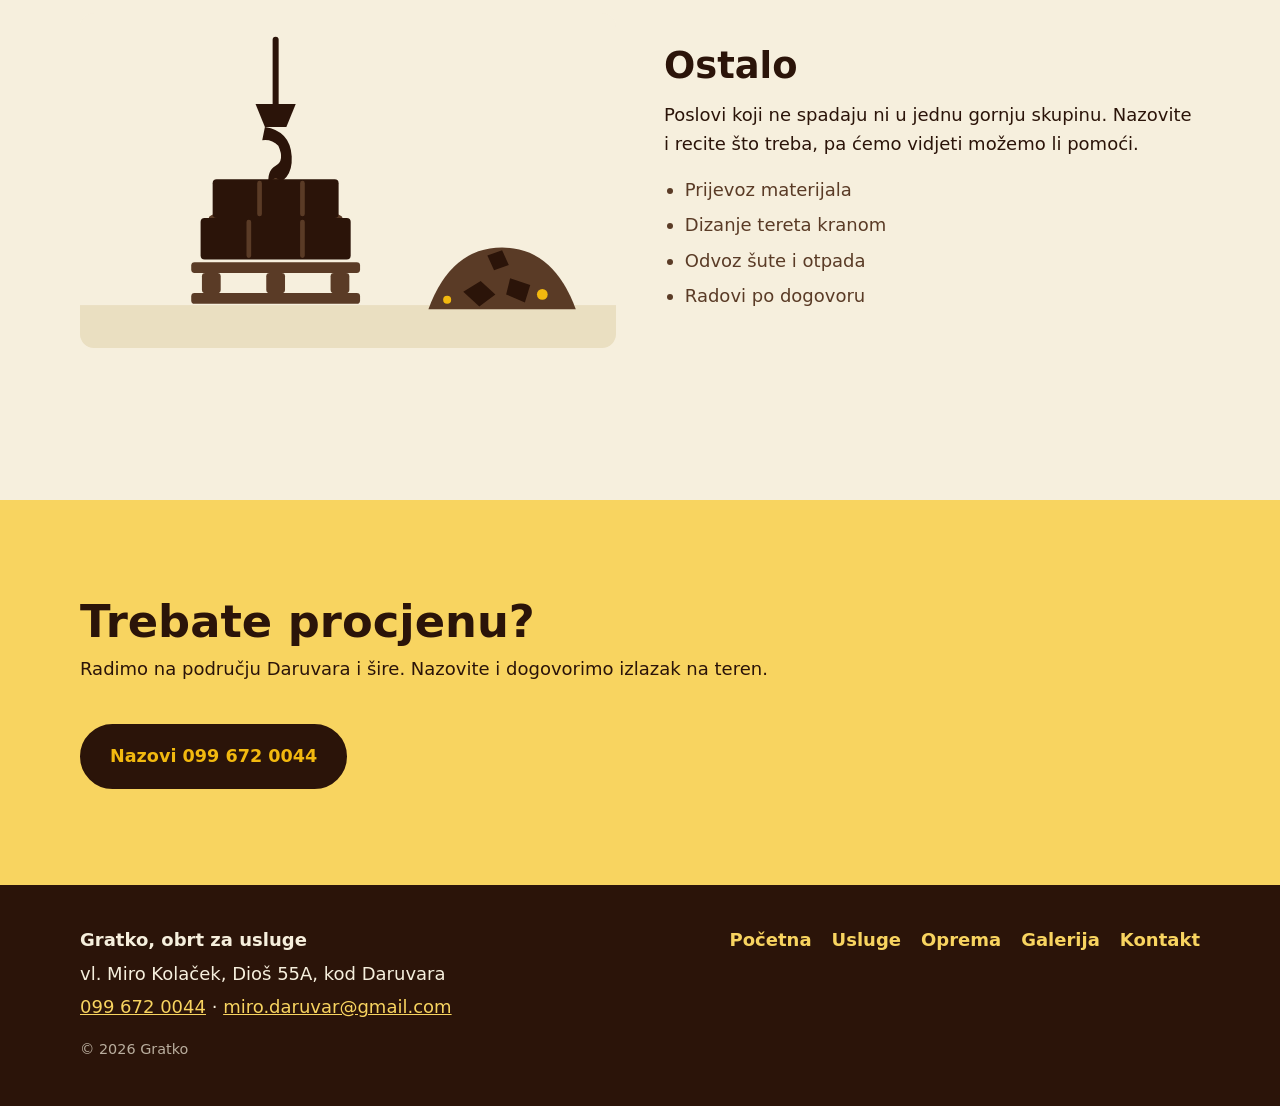
<file: usluge.html>
<!doctype html>
<html lang="hr">
<head>
  <meta charset="utf-8">
  <meta name="viewport" content="width=device-width, initial-scale=1">

  <title>Usluge &ndash; iskopi, asfaltiranje, betonaže | Gratko Daruvar</title>
  <meta name="description" content="Iskopi, asfaltiranje, betonaže, kanalizacija, ispumpavanje septičkih jama i strojno uređenje terena. Gratko, obrt za usluge, Daruvar i okolica. 099 672 0044.">
  <link rel="canonical" href="https://gratko.hr/usluge.html">

  <meta name="theme-color" content="#F2B90F">
  <link rel="icon" href="slike/favicon.svg" type="image/svg+xml">

  <meta property="og:type" content="website">
  <meta property="og:locale" content="hr_HR">
  <meta property="og:site_name" content="Gratko, obrt za usluge">
  <meta property="og:title" content="Usluge – iskopi, asfaltiranje, betonaže | Gratko Daruvar">
  <meta property="og:description" content="Iskopi, asfaltiranje, betonaže, kanalizacija, ispumpavanje septičkih jama i strojno uređenje terena na području Daruvara i šire.">
  <meta property="og:url" content="https://gratko.hr/usluge.html">
  <meta property="og:image" content="https://gratko.hr/slike/og-slika.jpg">
  <meta property="og:image:width" content="1200">
  <meta property="og:image:height" content="630">
  <meta name="twitter:card" content="summary_large_image">

  <link rel="stylesheet" href="style.css">
</head>
<body>

<a class="preskoci" href="#sadrzaj">Preskoči na sadržaj</a>

<header class="zaglavlje">
  <div class="okvir zaglavlje-red">
    <a class="logo" href="index.html">GRATKO</a>
    <nav class="izbornik" aria-label="Glavni izbornik">
      <a href="index.html">Početna</a>
      <a href="usluge.html" class="aktivno">Usluge</a>
      <a href="oprema.html">Oprema</a>
      <a href="galerija.html">Galerija</a>
      <a href="kontakt.html">Kontakt</a>
    </nav>
    <a class="gumb gumb-tamni gumb-mali" href="tel:+385996720044">Nazovi</a>
  </div>
</header>

<main id="sadrzaj">

  <section class="zaglavlje-stranice">
    <div class="okvir">
      <h1>Usluge</h1>
      <p>Zemljani radovi, asfaltiranje, betonaže, uređenje terena i ispumpavanje
         jama, na području Daruvara i šire. Za procjenu posla najlakše je
         da nazovete i dogovorimo izlazak na teren.</p>
    </div>
  </section>

  <!-- ========================================================
       TODO Karlo: provjeri i ispravi opise ispod.
       Napisani su po zdravoj logici, ali tocan popis zna Miro.
       Posebno provjeri asfaltiranje, to sam dodao na temelju
       fotografija i tvoje poruke.
       ======================================================== -->

  <section class="odjeljak">
    <div class="okvir">

      <article class="usluga" id="iskopi">
        <div class="usluga-slika"><img src="slike/iskopi.svg" alt="Iskop rova strojem"></div>
        <div class="usluga-tekst">
          <h2>Iskopi</h2>
          <p>Strojni iskopi svih vrsta, od temelja za kuću do uskih rovova
             uz postojeće objekte. Radimo i ručno dokopavanje gdje stroj ne može.</p>
          <ul>
            <li>Iskop temelja i temeljnih traka</li>
            <li>Rovovi za instalacije</li>
            <li>Iskop za septičke jame i bazene</li>
            <li>Široki iskop i odvoz viška zemlje</li>
          </ul>
        </div>
      </article>

      <article class="usluga usluga-obrnuto" id="asfaltiranje">
        <div class="usluga-slika"><img src="slike/asfaltiranje.svg" alt="Valjanje svježe položenog asfalta"></div>
        <div class="usluga-tekst">
          <h2>Asfaltiranje</h2>
          <p>Asfaltiranje prilaza, dvorišta i platoa. Pripremimo i zbijemo
             podlogu, položimo asfalt i zavaljamo ga do gotove površine.</p>
          <ul>
            <li>Prilazi i dvorišta</li>
            <li>Parkirališta i platoi</li>
            <li>Priprema i zbijanje podloge</li>
            <li>Proširenja i krpanje postojećeg asfalta</li>
          </ul>
        </div>
      </article>

      <article class="usluga" id="betonaze">
        <div class="usluga-slika"><img src="slike/betonaze.svg" alt="Armirana betonska ploča"></div>
        <div class="usluga-tekst">
          <h2>Betonaže</h2>
          <p>Priprema podloge, oplata, armatura i betoniranje. Od temeljne ploče
             do prilaza i staza u dvorištu.</p>
          <ul>
            <li>Temeljne ploče i temeljne trake</li>
            <li>Betonski podovi</li>
            <li>Prilazi, staze i platoi</li>
            <li>Postavljanje oplate i armature</li>
          </ul>
        </div>
      </article>

      <article class="usluga usluga-obrnuto" id="kanalizacija">
        <div class="usluga-slika"><img src="slike/kanalizacija.svg" alt="Cijev položena u rov"></div>
        <div class="usluga-tekst">
          <h2>Kanalizacija</h2>
          <p>Iskop rova, polaganje cijevi, posteljica i zatrpavanje.
             Rješavamo odvodnju od kuće do priključka.</p>
          <ul>
            <li>Priključak na kanalizacijsku mrežu</li>
            <li>Septičke i sabirne jame</li>
            <li>Odvodnja oborinske vode</li>
            <li>Drenaža oko objekta</li>
          </ul>
        </div>
      </article>

      <article class="usluga" id="ispumpavanje">
        <div class="usluga-slika"><img src="slike/ispumpavanje.svg" alt="Cisterna ispumpava septičku jamu"></div>
        <div class="usluga-tekst">
          <h2>Ispumpavanje jama</h2>
          <p>Ispumpavanje septičkih i sabirnih jama. Dođemo cisternom,
             ispraznimo jamu i odvezemo sadržaj.</p>
          <ul>
            <li>Septičke jame</li>
            <li>Sabirne jame</li>
            <li>Revizijska okna i slivnici</li>
            <li>Izlazak po dogovoru</li>
          </ul>
        </div>
      </article>

      <article class="usluga usluga-obrnuto" id="uredenje-terena">
        <div class="usluga-slika"><img src="slike/uredenje-terena.svg" alt="Strojno poravnavanje terena"></div>
        <div class="usluga-tekst">
          <h2>Strojno uređenje terena</h2>
          <p>Neravan teren dovodimo u stanje spremno za daljnje radove,
             travnjak ili nasipavanje.</p>
          <ul>
            <li>Niveliranje i planiranje terena</li>
            <li>Nasipavanje i razastiranje materijala</li>
            <li>Zbijanje valjkom</li>
            <li>Priprema podloge za dvorišta i prilaze</li>
          </ul>
        </div>
      </article>

      <article class="usluga" id="ostalo">
        <div class="usluga-slika"><img src="slike/ostalo.svg" alt="Građevinski alat"></div>
        <div class="usluga-tekst">
          <h2>Ostalo</h2>
          <p>Poslovi koji ne spadaju ni u jednu gornju skupinu.
             Nazovite i recite što treba, pa ćemo vidjeti možemo li pomoći.</p>
          <ul>
            <li>Prijevoz materijala</li>
            <li>Dizanje tereta kranom</li>
            <li>Odvoz šute i otpada</li>
            <li>Radovi po dogovoru</li>
          </ul>
        </div>
      </article>

    </div>
  </section>

  <section class="odjeljak odjeljak-zuti">
    <div class="okvir">
      <h2>Trebate procjenu?</h2>
      <p class="podnaslov">
        Radimo na području Daruvara i šire. Nazovite i dogovorimo izlazak na teren.
      </p>
      <a class="gumb gumb-tamni" href="tel:+385996720044">Nazovi 099 672 0044</a>
    </div>
  </section>

</main>

<footer class="podnozje">
  <div class="okvir podnozje-red">
    <div>
      <p><strong>Gratko, obrt za usluge</strong></p>
      <p>vl. Miro Kolaček, Dioš 55A, kod Daruvara</p>
      <p><a href="tel:+385996720044">099 672 0044</a> &middot;
         <a href="mailto:miro.daruvar@gmail.com">miro.daruvar@gmail.com</a></p>
      <p class="sitno">&copy; <span id="godina">2026</span> Gratko</p>
    </div>
    <nav class="podnozje-izbornik" aria-label="Izbornik u podnožju">
      <a href="index.html">Početna</a>
      <a href="usluge.html">Usluge</a>
      <a href="oprema.html">Oprema</a>
      <a href="galerija.html">Galerija</a>
      <a href="kontakt.html">Kontakt</a>
    </nav>
  </div>
</footer>

<script src="skripta.js"></script>
</body>
</html>
</file>
<file: style.css>
/* ============================================================
   GRATKO - zajednicki stilovi za sve stranice
   Paleta: zuta i tamno smedja s vizitke, uz tople neutralne
   tonove inspirirane kombinacijama Sanza Wade.
   ============================================================ */

:root {
  --krema:         #F6EFDD;  /* pozadina stranice */
  --krema-tamna:   #EADFC1;  /* kartice i naglasci */
  --zuta:          #F2B90F;  /* zuta s vizitke */
  --zuta-svijetla: #F8D460;
  --smeda:         #2B1409;  /* tamno smedja s vizitke */
  --smeda-meka:    #5A3B26;  /* sekundarni tekst */

  --radijus: 14px;
  --razmak: clamp(3.5rem, 8vw, 6rem);
}

*, *::before, *::after { box-sizing: border-box; }

html { scroll-behavior: smooth; scroll-padding-top: 6rem; }

body {
  margin: 0;
  background: var(--krema);
  color: var(--smeda);
  font-family: "Segoe UI", system-ui, -apple-system, Roboto, "Helvetica Neue", Arial, sans-serif;
  font-size: 1.125rem;
  line-height: 1.65;
  -webkit-font-smoothing: antialiased;
}

img, svg { max-width: 100%; display: block; }
a { color: inherit; }

:focus-visible { outline: 3px solid var(--smeda); outline-offset: 3px; }

.okvir { width: min(1120px, 100% - 2.5rem); margin-inline: auto; }

.preskoci {
  position: absolute; left: -9999px; top: 0; z-index: 100;
  background: var(--smeda); color: var(--krema); padding: .75rem 1rem;
}
.preskoci:focus { left: 0; }

/* ---------------- Zaglavlje ---------------- */
.zaglavlje {
  position: sticky; top: 0; z-index: 50;
  background: var(--krema);
  border-bottom: 1px solid var(--krema-tamna);
}
.zaglavlje-red {
  display: flex; align-items: center; flex-wrap: wrap;
  gap: .5rem 1.25rem; padding-block: .75rem;
}
.logo {
  font-weight: 900; font-style: italic; font-size: 1.6rem;
  letter-spacing: .02em; text-decoration: none; line-height: 1;
}
.izbornik { display: flex; flex-wrap: wrap; gap: 1.25rem; margin-left: auto; }
.izbornik a {
  text-decoration: none; font-weight: 600;
  padding: .25rem 0; border-bottom: 3px solid transparent;
}
.izbornik a:hover { border-bottom-color: var(--zuta); }
.izbornik a.aktivno { border-bottom-color: var(--smeda); }

/* ---------------- Gumbi ---------------- */
.gumb {
  display: inline-block; padding: 1rem 1.75rem;
  border-radius: 999px; font: inherit; font-weight: 700; font-size: 1.1rem;
  text-decoration: none; text-align: center; cursor: pointer;
  border: 2px solid var(--smeda);
  transition: transform .15s ease, background .15s ease, color .15s ease;
}
.gumb:hover { transform: translateY(-2px); }
.gumb-tamni { background: var(--smeda); color: var(--zuta); }
.gumb-tamni:hover { background: #3d1e0f; }
.gumb-svijetli { background: transparent; color: var(--smeda); }
.gumb-svijetli:hover { background: rgba(43, 20, 9, .08); }
.gumb-zuti { background: var(--zuta); color: var(--smeda); border-color: var(--zuta); }
.gumb-zuti:hover { background: var(--zuta-svijetla); border-color: var(--zuta-svijetla); }
.gumb-mali { padding: .55rem 1.2rem; font-size: 1rem; }
.gumb.kopirano { background: var(--smeda); color: var(--zuta); }

/* ---------------- Naslovnica (hero) ---------------- */
.naslovnica {
  position: relative; overflow: hidden;
  background: var(--zuta);
  padding-block: clamp(3rem, 9vw, 6rem);
}
.naslovnica-bager {
  position: absolute; right: 3%; bottom: 6%;
  width: min(36%, 430px); opacity: .16; pointer-events: none;
}
/* Okvir ostaje centriran, a tekst unutra ide u citljivu sirinu. */
.naslovnica-sadrzaj { position: relative; z-index: 1; }
.naslovnica-sadrzaj > * { max-width: 40rem; }

.nadnaslov {
  margin: 0 0 .25rem; font-weight: 700; font-size: .95rem;
  letter-spacing: .14em; text-transform: uppercase;
}
.naslovnica h1 {
  margin: 0; font-size: clamp(3.2rem, 13vw, 7.5rem);
  line-height: 1; font-weight: 900; font-style: italic; letter-spacing: -.01em;
}
.slogan {
  margin: .5rem 0 0; font-size: clamp(1.1rem, 3vw, 1.55rem);
  font-weight: 800; font-style: italic;
  text-transform: uppercase; letter-spacing: .03em;
}
.uvod { max-width: 34rem; margin: 1.5rem 0 0; font-size: 1.2rem; }

/* Gumbi u hero dijelu, s rucno crtanom strelicom prema "Nazovi" */
.gumbi { display: flex; flex-wrap: wrap; gap: .9rem; margin-top: 5rem; }
.nazovi-okvir { position: relative; display: inline-block; }
.strelica {
  position: absolute; bottom: calc(100% + 4px); left: 6%;
  width: clamp(90px, 22vw, 125px); height: auto;
  color: var(--smeda); pointer-events: none;
}

/* ---------------- Odjeljci ---------------- */
.odjeljak { padding-block: var(--razmak); }
.odjeljak h2 {
  margin: 0; font-size: clamp(2rem, 5vw, 2.8rem);
  line-height: 1.15; font-weight: 800;
}
.podnaslov { margin: .4rem 0 2.5rem; color: var(--smeda-meka); max-width: 46rem; }
.odjeljak-tamni { background: var(--smeda); color: var(--krema); }
.odjeljak-tamni .podnaslov { color: var(--zuta-svijetla); }
.odjeljak-zuti { background: var(--zuta-svijetla); }
.odjeljak-zuti .podnaslov { color: var(--smeda); }
.odjeljak-krema { background: var(--krema-tamna); }

.zaglavlje-stranice { background: var(--zuta); padding-block: clamp(2.5rem, 7vw, 4rem); }
.zaglavlje-stranice h1 {
  margin: 0; font-size: clamp(2.4rem, 7vw, 4rem);
  font-weight: 900; font-style: italic; line-height: 1.05;
}
.zaglavlje-stranice p { margin: .5rem 0 0; max-width: 42rem; font-size: 1.15rem; }

.dno-odjeljka { margin-top: 2.5rem; }

/* ---------------- Naglasci usluga (naslovnica) ---------------- */
.naglasci {
  display: grid; gap: 1rem; list-style: none; margin: 0; padding: 0;
  grid-template-columns: repeat(auto-fit, minmax(210px, 1fr));
}
.naglasci a {
  display: flex; align-items: center; height: 100%;
  padding: 1.6rem 1.5rem; text-decoration: none;
  background: var(--krema-tamna); border-radius: var(--radijus);
  border-left: 10px solid var(--zuta);
  font-size: 1.2rem; font-weight: 700; line-height: 1.3;
  transition: transform .15s ease, box-shadow .15s ease;
}
.naglasci a:hover { transform: translateY(-3px); box-shadow: 0 8px 20px rgba(43,20,9,.14); }

/* ---------------- Podrucje rada ---------------- */
.mjesta {
  display: flex; flex-wrap: wrap; gap: .7rem;
  list-style: none; margin: 0; padding: 0;
}
.mjesta li {
  padding: .6rem 1.2rem; border-radius: 999px;
  background: var(--krema-tamna); border: 2px solid var(--zuta);
  font-weight: 700; font-size: 1.05rem;
}

/* ---------------- Usluge, detaljno ---------------- */
.usluga {
  display: grid; gap: clamp(1.5rem, 4vw, 3rem); align-items: center;
  grid-template-columns: repeat(auto-fit, minmax(300px, 1fr));
  padding-block: clamp(2rem, 5vw, 3.5rem);
  border-top: 2px solid var(--krema-tamna);
}
.usluga:first-of-type { border-top: 0; }
.usluga h2 { font-size: clamp(1.7rem, 4vw, 2.3rem); margin: 0 0 .75rem; }
.usluga p { margin: 0 0 1rem; }
.usluga ul { margin: 0; padding-left: 1.3rem; color: var(--smeda-meka); }
.usluga li { margin-bottom: .35rem; }
.usluga img { border-radius: var(--radijus); width: 100%; }
.usluga-obrnuto .usluga-slika { order: 1; }

/* ---------------- Oprema ---------------- */
.oprema-mreza {
  display: grid; gap: 1.5rem;
  grid-template-columns: repeat(auto-fit, minmax(290px, 1fr));
}
.oprema-kartica {
  background: var(--krema); border-radius: var(--radijus);
  overflow: hidden; display: flex; flex-direction: column;
  border: 2px solid var(--krema-tamna);
}
.odjeljak-krema .oprema-kartica { border-color: #ddcda4; }
.oprema-kartica img { width: 100%; }
.oprema-tekst { padding: 1.4rem 1.6rem 1.75rem; }
.oprema-kartica h2, .oprema-kartica h3 { margin: 0 0 .5rem; font-size: 1.4rem; line-height: 1.25; }
.oprema-kartica p { margin: 0; color: var(--smeda-meka); }

/* ---------------- Galerija ---------------- */
.galerija {
  display: grid; gap: 1.5rem;
  grid-template-columns: repeat(auto-fill, minmax(300px, 1fr));
}
.galerija figure { margin: 0; }
/* height:auto mora ostati: bez njega HTML atribut height="..." na slici
   nadjaca aspect-ratio i slika se ne reze na 4:3. */
.galerija img, .mjesto-za-sliku {
  width: 100%; height: auto; aspect-ratio: 4 / 3; object-fit: cover;
  border-radius: var(--radijus);
}
.mjesto-za-sliku {
  display: grid; place-items: center; text-align: center; padding: 1rem;
  background: repeating-linear-gradient(135deg, var(--krema-tamna) 0 18px, #e3d6b3 18px 36px);
  color: var(--smeda-meka); font-weight: 600;
}
.galerija figcaption { margin-top: .75rem; color: var(--smeda-meka); }
.galerija figcaption strong { display: block; color: var(--smeda); font-size: 1.1rem; }

/* ---------------- Kontakt ---------------- */
.kontakt-mreza {
  display: grid; gap: 1.5rem;
  grid-template-columns: repeat(auto-fit, minmax(325px, 1fr));
}
.kontakt-kartica {
  background: var(--krema-tamna); border-radius: var(--radijus);
  border-top: 8px solid var(--zuta);
  padding: 1.6rem 1.75rem 1.75rem; display: flex; flex-direction: column;
}
.kontakt-oznaka {
  display: block; font-size: .85rem; font-weight: 700;
  letter-spacing: .12em; text-transform: uppercase; color: var(--smeda-meka);
}
.kontakt-vrijednost {
  display: block; margin: .4rem 0 1.25rem;
  font-size: clamp(1.15rem, 2.4vw, 1.4rem); font-weight: 800;
  line-height: 1.25; overflow-wrap: break-word;
}
.kontakt-vrijednost a { text-decoration: none; }
.kontakt-vrijednost a:hover { text-decoration: underline; }
/* Gumbi idu jedan ispod drugog u svim karticama: jednako izgleda
   u sve tri kartice i lakse se pogada prstom na mobitelu. */
.kontakt-gumbi {
  display: flex; flex-direction: column; align-items: stretch;
  gap: .6rem; margin-top: auto;
}
.kontakt-gumbi .gumb { padding: .8rem 1.3rem; font-size: 1rem; }

.karta {
  margin-top: 2rem; border-radius: var(--radijus); overflow: hidden;
  border: 2px solid var(--smeda); background: var(--krema-tamna);
}
.karta iframe { display: block; width: 100%; height: clamp(300px, 48vw, 460px); border: 0; }

/* Kratki kontakt na naslovnici */
.kontakt-sazetak {
  display: grid; gap: 1rem;
  grid-template-columns: repeat(auto-fit, minmax(250px, 1fr));
  margin-bottom: 2.5rem;
}
.kontakt-sazetak a {
  display: block; padding: 1.4rem 1.6rem; text-decoration: none;
  background: var(--krema); border-radius: var(--radijus);
  transition: transform .15s ease, box-shadow .15s ease;
}
.kontakt-sazetak a:hover { transform: translateY(-3px); box-shadow: 0 8px 20px rgba(43,20,9,.15); }
.kontakt-sazetak .kontakt-vrijednost { margin-bottom: 0; font-size: 1.3rem; }

/* ---------------- Podnozje ---------------- */
.podnozje { background: var(--smeda); color: var(--krema); padding-block: 2.5rem; }
.podnozje-red {
  display: flex; flex-wrap: wrap; gap: 1.5rem 3rem; justify-content: space-between;
}
.podnozje p { margin: 0 0 .25rem; }
.podnozje a { color: var(--zuta-svijetla); }
.podnozje .sitno { margin-top: 1rem; font-size: .9rem; opacity: .7; }
.podnozje-izbornik { display: flex; flex-wrap: wrap; gap: 1.25rem; }
.podnozje-izbornik a { text-decoration: none; font-weight: 600; }
.podnozje-izbornik a:hover { text-decoration: underline; }

/* ---------------- Manji ekrani ---------------- */
@media (max-width: 760px) {
  .zaglavlje-red { gap: .4rem .9rem; }
  .logo { font-size: 1.4rem; }
  .izbornik { order: 3; width: 100%; margin-left: 0; gap: .25rem .85rem; font-size: .95rem; }
  .naslovnica-bager { display: none; }
  .gumbi { margin-top: 4.5rem; }
  .gumbi .gumb, .nazovi-okvir { width: 100%; }
  body { font-size: 1.05rem; }
}

@media (prefers-reduced-motion: reduce) {
  html { scroll-behavior: auto; }
  .gumb, .kontakt-sazetak a, .naglasci a { transition: none; }
}

/* ---------------- Galerija po skupinama ---------------- */
.skupina + .skupina { margin-top: clamp(3rem, 7vw, 4.5rem); }
.skupina h2 { margin-bottom: 1.25rem; font-size: clamp(1.6rem, 4vw, 2.1rem); }
</file>
